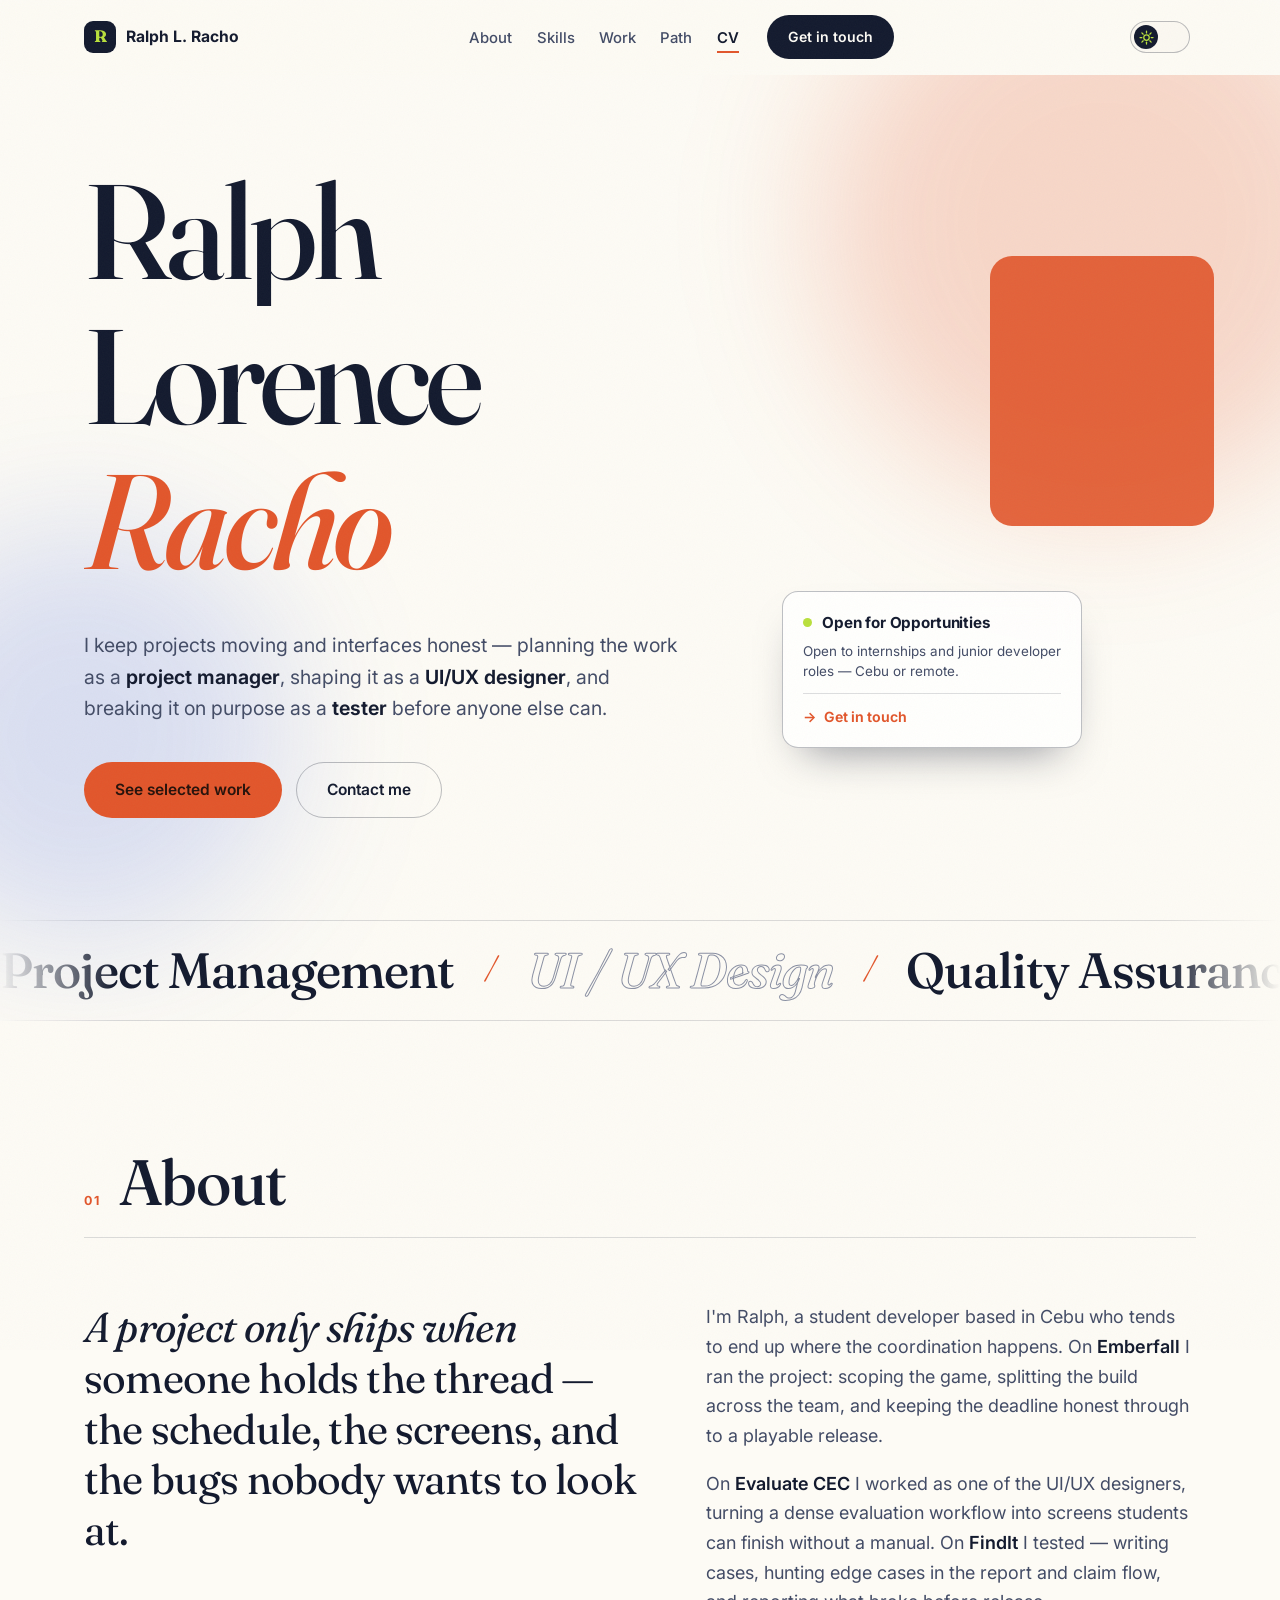
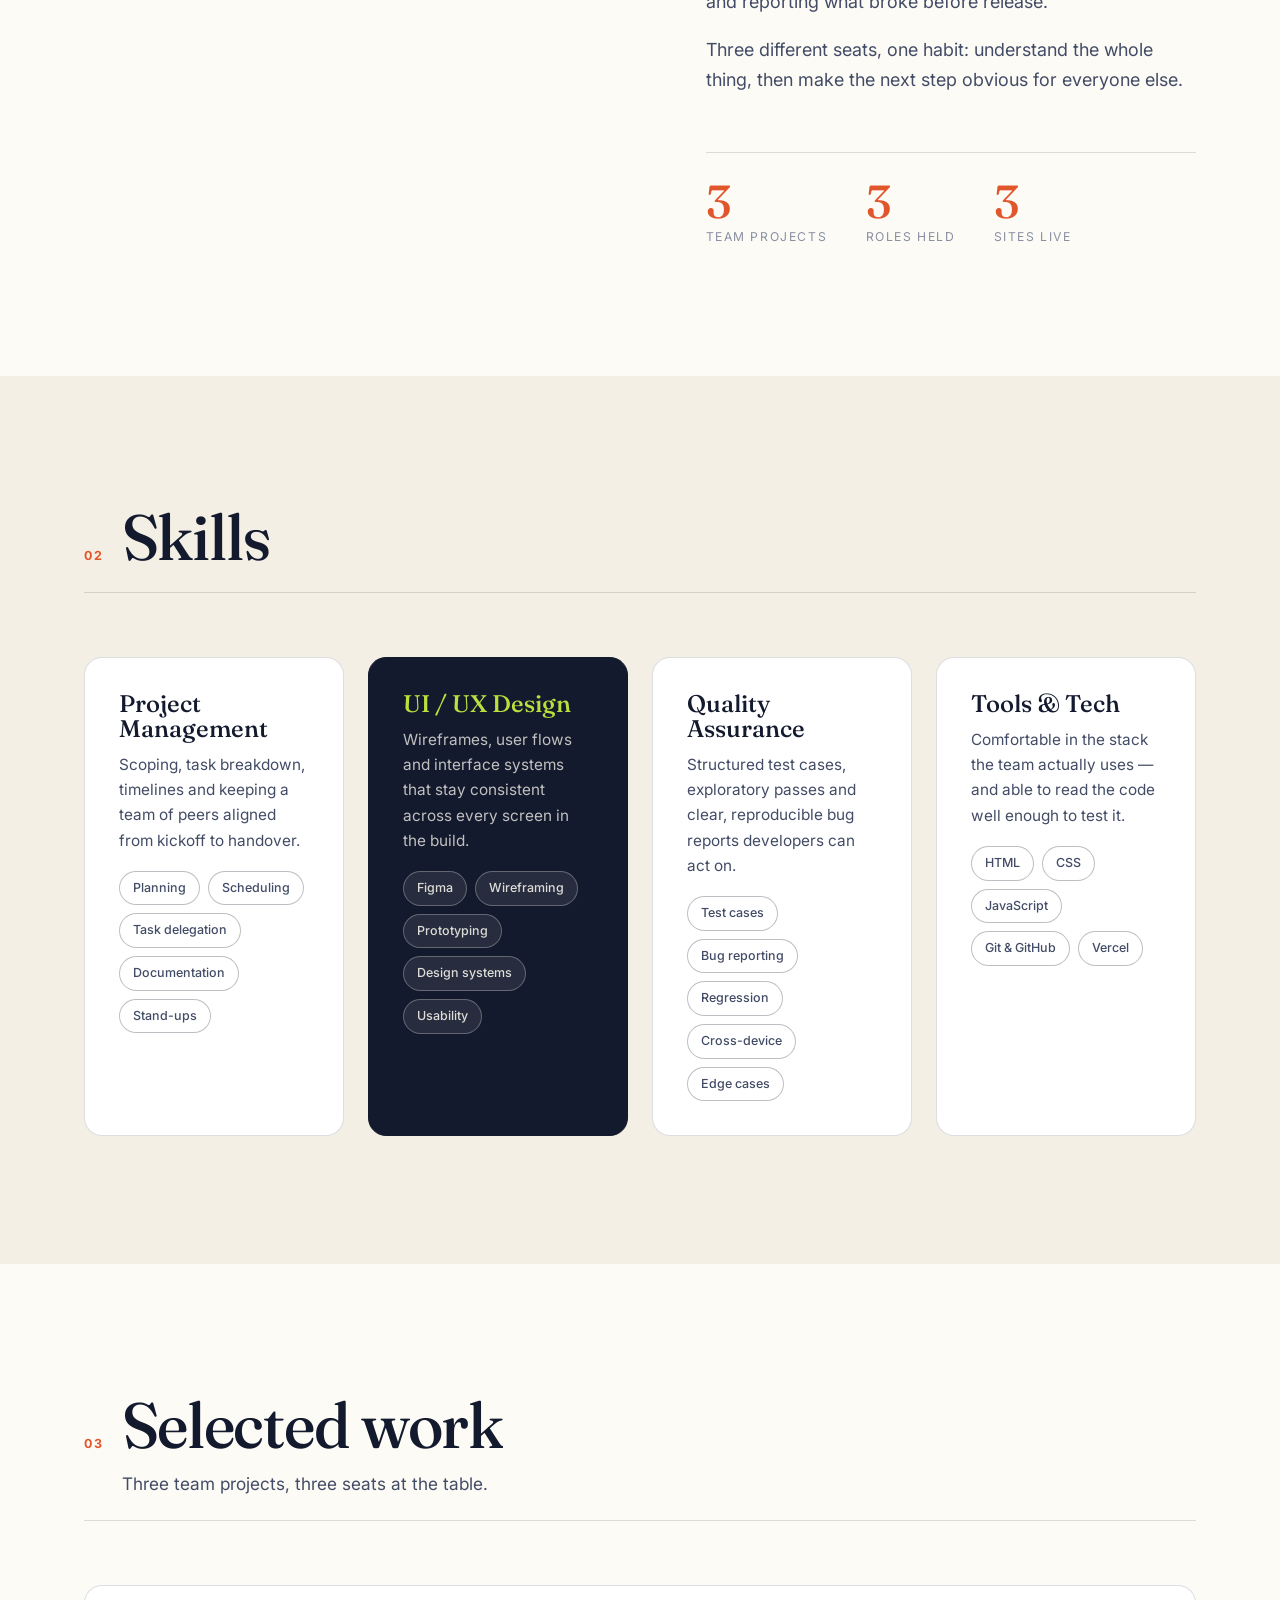
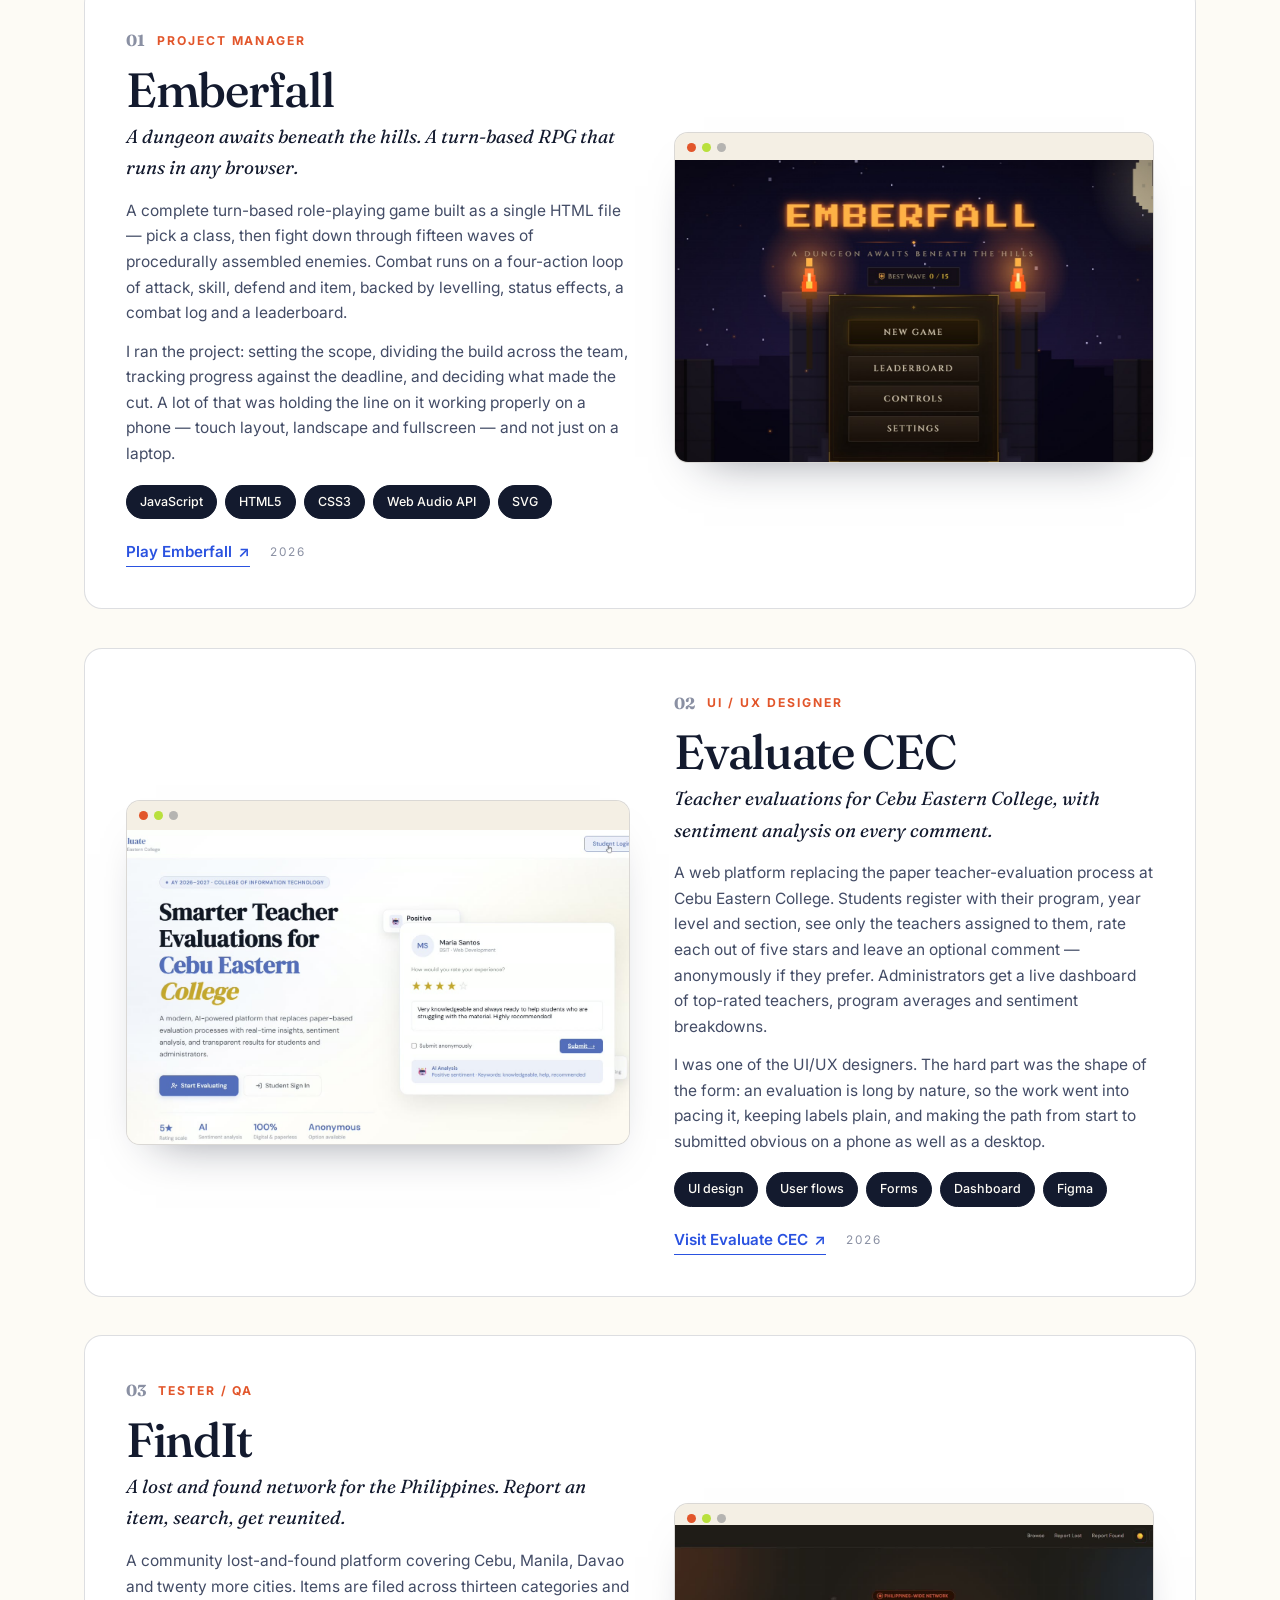
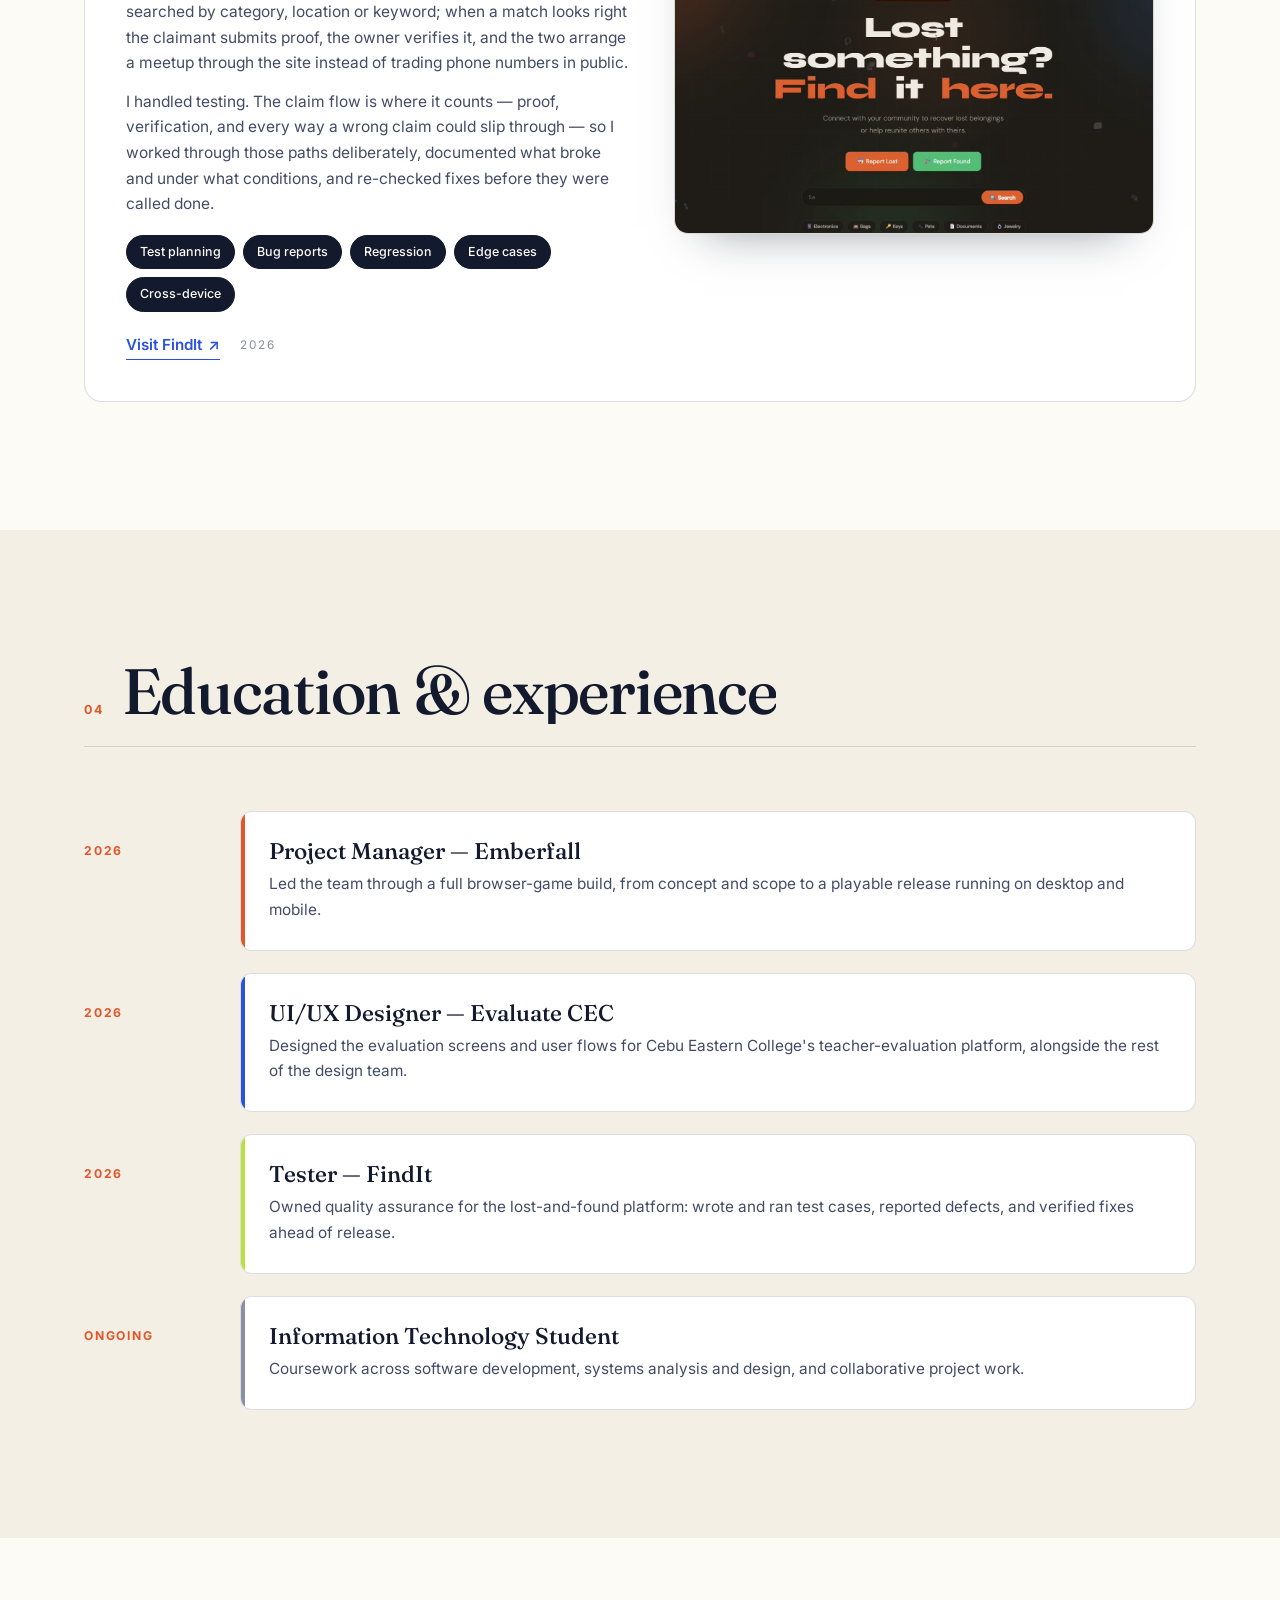
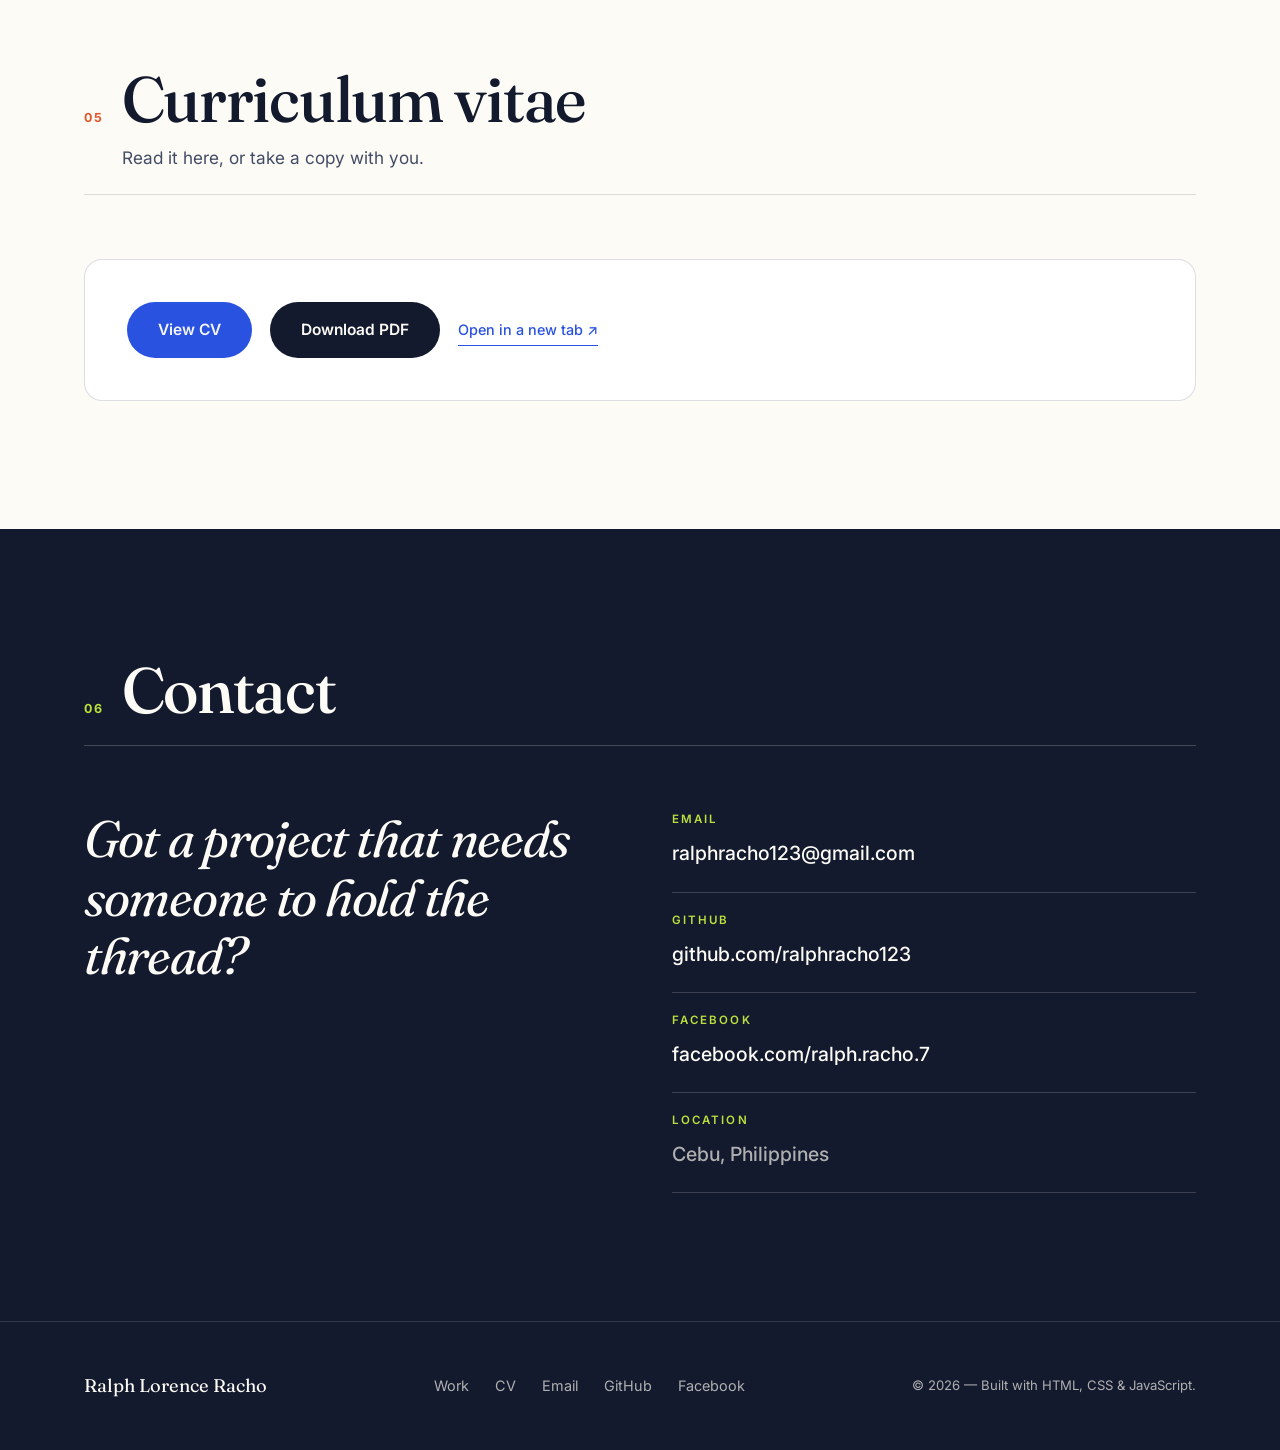
<file: index.html>
<!doctype html>
<html lang="en" data-theme="light">
<head>
<meta charset="utf-8" />
<meta name="viewport" content="width=device-width, initial-scale=1, viewport-fit=cover" />
<title>Ralph Lorence Racho — Project Manager &amp; UI/UX Designer</title>
<meta name="description" content="Portfolio of Ralph Lorence Racho — project manager, UI/UX designer and QA tester. Selected work: Emberfall, Evaluate CEC, FindIt." />
<meta name="color-scheme" content="light dark" />
<meta name="theme-color" content="#FDFBF5" id="themeColorMeta" />
<meta property="og:title" content="Ralph Lorence Racho — Portfolio" />
<meta property="og:description" content="Project manager, UI/UX designer and QA tester." />
<meta property="og:type" content="website" />
<link rel="preconnect" href="https://fonts.googleapis.com" />
<link rel="preconnect" href="https://fonts.gstatic.com" crossorigin />
<link href="https://fonts.googleapis.com/css2?family=Fraunces:ital,opsz,wght@0,9..144,300..900;1,9..144,300..900&family=Inter:wght@300..800&display=swap" rel="stylesheet" />
<link rel="stylesheet" href="styles.css" />
<script>
  /* Set the theme before first paint so there is no flash of the wrong one. */
  (function () {
    try {
      var saved = localStorage.getItem("theme");
      var prefers = window.matchMedia("(prefers-color-scheme: dark)").matches;
      document.documentElement.setAttribute(
        "data-theme", saved || (prefers ? "dark" : "light")
      );
    } catch (e) { /* storage blocked — keep the default */ }
  })();
</script>
</head>
<body>

<a class="skip-link" href="#main">Skip to content</a>
<div class="grain" aria-hidden="true"></div>
<div class="scroll-progress" id="scrollProgress" aria-hidden="true"></div>

<!-- ===================== NAV ===================== -->
<header class="site-header" id="siteHeader">
  <div class="shell nav-row">
    <a class="wordmark" href="#top">
      <span class="wordmark__mark" aria-hidden="true">R</span>
      <span class="wordmark__text">Ralph&nbsp;L.&nbsp;Racho</span>
    </a>

    <nav class="nav-desktop" aria-label="Primary">
      <ul>
        <li><a href="#about">About</a></li>
        <li><a href="#skills">Skills</a></li>
        <li><a href="#work">Work</a></li>
        <li><a href="#path">Path</a></li>
        <li><a href="#cv">CV</a></li>
      </ul>
      <a class="btn btn--ink btn--sm" href="#contact">Get in touch</a>
    </nav>

    <div class="nav-tools">
      <button class="theme-toggle" id="themeToggle" type="button"
              aria-label="Switch to dark theme" aria-pressed="false" title="Toggle theme">
        <span class="theme-toggle__track" aria-hidden="true">
          <span class="theme-toggle__thumb">
            <svg class="icon-sun" viewBox="0 0 24 24" aria-hidden="true">
              <circle cx="12" cy="12" r="4.4"/>
              <g class="rays">
                <path d="M12 1.6v3"/><path d="M12 19.4v3"/>
                <path d="M1.6 12h3"/><path d="M19.4 12h3"/>
                <path d="M4.6 4.6l2.1 2.1"/><path d="M17.3 17.3l2.1 2.1"/>
                <path d="M19.4 4.6l-2.1 2.1"/><path d="M6.7 17.3l-2.1 2.1"/>
              </g>
            </svg>
            <svg class="icon-moon" viewBox="0 0 24 24" aria-hidden="true">
              <path d="M20.5 14.4A8.6 8.6 0 0 1 9.6 3.5a8.7 8.7 0 1 0 10.9 10.9z"/>
            </svg>
          </span>
        </span>
      </button>

      <button class="burger" id="burger" type="button"
              aria-label="Open menu" aria-expanded="false" aria-controls="mobileNav">
        <span></span><span></span><span></span>
      </button>
    </div>
  </div>

  <div class="nav-mobile" id="mobileNav" hidden>
    <nav aria-label="Mobile">
      <ul>
        <li><a href="#about"><em>01</em> About</a></li>
        <li><a href="#skills"><em>02</em> Skills</a></li>
        <li><a href="#work"><em>03</em> Work</a></li>
        <li><a href="#path"><em>04</em> Path</a></li>
        <li><a href="#cv"><em>05</em> CV</a></li>
        <li><a href="#contact"><em>06</em> Contact</a></li>
      </ul>
    </nav>
    <p class="nav-mobile__foot">Project management · UI/UX · QA</p>
  </div>
</header>
<div class="nav-scrim" id="navScrim" hidden></div>

<main id="main">

<!-- ===================== HERO ===================== -->
<section class="hero" id="top">
  <div class="hero__aura" aria-hidden="true"><i></i><i></i></div>

  <div class="shell hero__grid">

    <div class="hero__text">
      <h1 class="hero__title">
        <span class="line"><span>Ralph</span></span>
        <span class="line"><span>Lorence</span></span>
        <span class="line"><span class="hero__title-accent">Racho</span></span>
      </h1>
      <p class="hero__lede reveal">
        I keep projects moving and interfaces honest — planning the work as a
        <strong>project manager</strong>, shaping it as a <strong>UI/UX designer</strong>,
        and breaking it on purpose as a <strong>tester</strong> before anyone else can.
      </p>
      <div class="hero__cta reveal">
        <a class="btn btn--coral" href="#work">See selected work</a>
        <a class="btn btn--ghost" href="#contact">Contact me</a>
      </div>
    </div>

    <figure class="hero__photo reveal">
      <div class="photo-frame" data-parallax="0.06">
        <img src="assets/ralph.png" width="760" height="1000" decoding="async"
             alt="Portrait of Ralph Lorence Racho in a dark suit and tie." />
      </div>

      <figcaption class="availability">
        <p class="availability__head">
          <span class="dot" aria-hidden="true"></span>
          Open for Opportunities
        </p>
        <p class="availability__body">
          Open to internships and junior developer roles — Cebu or remote.
        </p>
        <a class="availability__link" href="#contact">
          <span aria-hidden="true">&#8594;</span> Get in touch
        </a>
      </figcaption>
    </figure>

  </div>

  <div class="ticker" aria-hidden="true">
    <div class="ticker__track">
      <span>Project Management</span><span class="sep">/</span>
      <span class="outline">UI / UX Design</span><span class="sep">/</span>
      <span>Quality Assurance</span><span class="sep">/</span>
      <span class="outline">Team Coordination</span><span class="sep">/</span>
      <span>Prototyping</span><span class="sep">/</span>
      <span class="outline">Testing</span><span class="sep">/</span>
      <span>Project Management</span><span class="sep">/</span>
      <span class="outline">UI / UX Design</span><span class="sep">/</span>
      <span>Quality Assurance</span><span class="sep">/</span>
      <span class="outline">Team Coordination</span><span class="sep">/</span>
      <span>Prototyping</span><span class="sep">/</span>
      <span class="outline">Testing</span><span class="sep">/</span>
    </div>
  </div>
</section>

<!-- ===================== ABOUT ===================== -->
<section class="section section--about" id="about">
  <div class="shell">
    <div class="section-head reveal">
      <span class="section-num">01</span>
      <h2 class="section-title">About</h2>
    </div>

    <div class="about__grid">
      <p class="about__big reveal">
        A project only ships when someone holds the thread — the schedule, the
        screens, and the bugs nobody wants to look at.
      </p>

      <div class="about__body reveal">
        <p>
          I'm Ralph, a student developer based in Cebu who tends to end up where the
          coordination happens. On <strong>Emberfall</strong> I ran the project: scoping
          the game, splitting the build across the team, and keeping the deadline honest
          through to a playable release.
        </p>
        <p>
          On <strong>Evaluate CEC</strong> I worked as one of the UI/UX designers, turning
          a dense evaluation workflow into screens students can finish without a manual. On
          <strong>FindIt</strong> I tested — writing cases, hunting edge cases in the report
          and claim flow, and reporting what broke before release.
        </p>
        <p>
          Three different seats, one habit: understand the whole thing, then make the
          next step obvious for everyone else.
        </p>
      </div>

      <ul class="about__stats reveal">
        <li><b data-count="3">0</b><span>Team projects</span></li>
        <li><b data-count="3">0</b><span>Roles held</span></li>
        <li><b data-count="3">0</b><span>Sites live</span></li>
      </ul>
    </div>
  </div>
</section>

<!-- ===================== SKILLS ===================== -->
<section class="section section--alt" id="skills">
  <div class="shell">
    <div class="section-head reveal">
      <span class="section-num">02</span>
      <h2 class="section-title">Skills</h2>
    </div>

    <div class="skills__grid">
      <article class="skill-card reveal">
        <h3>Project Management</h3>
        <p>Scoping, task breakdown, timelines and keeping a team of peers aligned from kickoff to handover.</p>
        <ul class="tags">
          <li>Planning</li><li>Scheduling</li><li>Task delegation</li>
          <li>Documentation</li><li>Stand-ups</li>
        </ul>
      </article>

      <article class="skill-card skill-card--accent reveal">
        <h3>UI / UX Design</h3>
        <p>Wireframes, user flows and interface systems that stay consistent across every screen in the build.</p>
        <ul class="tags">
          <li>Figma</li><li>Wireframing</li><li>Prototyping</li>
          <li>Design systems</li><li>Usability</li>
        </ul>
      </article>

      <article class="skill-card reveal">
        <h3>Quality Assurance</h3>
        <p>Structured test cases, exploratory passes and clear, reproducible bug reports developers can act on.</p>
        <ul class="tags">
          <li>Test cases</li><li>Bug reporting</li><li>Regression</li>
          <li>Cross-device</li><li>Edge cases</li>
        </ul>
      </article>

      <article class="skill-card reveal">
        <h3>Tools &amp; Tech</h3>
        <p>Comfortable in the stack the team actually uses — and able to read the code well enough to test it.</p>
        <ul class="tags">
          <li>HTML</li><li>CSS</li><li>JavaScript</li>
          <li>Git &amp; GitHub</li><li>Vercel</li>
        </ul>
      </article>
    </div>
  </div>
</section>

<!-- ===================== WORK ===================== -->
<section class="section" id="work">
  <div class="shell">
    <div class="section-head reveal">
      <span class="section-num">03</span>
      <h2 class="section-title">Selected work</h2>
      <p class="section-sub">Three team projects, three seats at the table.</p>
    </div>

    <div class="work__list">

      <!-- EMBERFALL -->
      <article class="project reveal">
        <div class="project__body">
          <p class="project__role"><span class="project__index">01</span> Project Manager</p>
          <h3 class="project__title">Emberfall</h3>
          <p class="project__tagline">
            A dungeon awaits beneath the hills. A turn-based RPG that runs in any browser.
          </p>
          <p class="project__desc">
            A complete turn-based role-playing game built as a single HTML file — pick a
            class, then fight down through fifteen waves of procedurally assembled enemies.
            Combat runs on a four-action loop of attack, skill, defend and item, backed by
            levelling, status effects, a combat log and a leaderboard.
          </p>
          <p class="project__desc">
            I ran the project: setting the scope, dividing the build across the team,
            tracking progress against the deadline, and deciding what made the cut. A lot of
            that was holding the line on it working properly on a phone — touch layout,
            landscape and fullscreen — and not just on a laptop.
          </p>
          <ul class="tags tags--solid">
            <li>JavaScript</li><li>HTML5</li><li>CSS3</li><li>Web Audio API</li><li>SVG</li>
          </ul>
          <p class="project__links">
            <a class="link-arrow" href="https://emberfall-rho.vercel.app/" target="_blank" rel="noopener">
              Play Emberfall <span aria-hidden="true">&#8599;</span>
            </a>
            <span class="project__year">2026</span>
          </p>
        </div>

        <div class="project__visual">
          <div class="mockup">
            <div class="mockup__bar" aria-hidden="true"><i></i><i></i><i></i></div>
            <div class="mockup__screen">
              <img src="assets/projects/emberfall.jpg" loading="lazy" decoding="async"
                   alt="Emberfall title screen: a pixel-art castle at night beneath a crescent moon, with the game menu." />
              <video class="mockup__video" data-src="assets/projects/emberfall.mp4"
                     muted loop playsinline preload="none" aria-hidden="true"></video>
            </div>
          </div>
        </div>
      </article>

      <!-- EVALUATE CEC -->
      <article class="project project--flip reveal">
        <div class="project__body">
          <p class="project__role"><span class="project__index">02</span> UI / UX Designer</p>
          <h3 class="project__title">Evaluate CEC</h3>
          <p class="project__tagline">
            Teacher evaluations for Cebu Eastern College, with sentiment analysis on every comment.
          </p>
          <p class="project__desc">
            A web platform replacing the paper teacher-evaluation process at Cebu Eastern
            College. Students register with their program, year level and section, see only
            the teachers assigned to them, rate each out of five stars and leave an optional
            comment — anonymously if they prefer. Administrators get a live dashboard of
            top-rated teachers, program averages and sentiment breakdowns.
          </p>
          <p class="project__desc">
            I was one of the UI/UX designers. The hard part was the shape of the form: an
            evaluation is long by nature, so the work went into pacing it, keeping labels
            plain, and making the path from start to submitted obvious on a phone as well
            as a desktop.
          </p>
          <ul class="tags tags--solid">
            <li>UI design</li><li>User flows</li><li>Forms</li><li>Dashboard</li><li>Figma</li>
          </ul>
          <p class="project__links">
            <a class="link-arrow" href="https://evaluate-cec.vercel.app/" target="_blank" rel="noopener">
              Visit Evaluate CEC <span aria-hidden="true">&#8599;</span>
            </a>
            <span class="project__year">2026</span>
          </p>
        </div>

        <div class="project__visual">
          <div class="mockup">
            <div class="mockup__bar" aria-hidden="true"><i></i><i></i><i></i></div>
            <div class="mockup__screen">
              <img src="assets/projects/evaluate-cec.jpg" loading="lazy" decoding="async"
                   alt="Evaluate CEC home page: smarter teacher evaluations, beside a sample star rating and sentiment card." />
              <video class="mockup__video" data-src="assets/projects/evaluate-cec.mp4"
                     muted loop playsinline preload="none" aria-hidden="true"></video>
            </div>
          </div>
        </div>
      </article>

      <!-- FINDIT -->
      <article class="project reveal">
        <div class="project__body">
          <p class="project__role"><span class="project__index">03</span> Tester / QA</p>
          <h3 class="project__title">FindIt</h3>
          <p class="project__tagline">
            A lost and found network for the Philippines. Report an item, search, get reunited.
          </p>
          <p class="project__desc">
            A community lost-and-found platform covering Cebu, Manila, Davao and twenty more
            cities. Items are filed across thirteen categories and searched by category,
            location or keyword; when a match looks right the claimant submits proof, the
            owner verifies it, and the two arrange a meetup through the site instead of
            trading phone numbers in public.
          </p>
          <p class="project__desc">
            I handled testing. The claim flow is where it counts — proof, verification,
            and every way a wrong claim could slip through — so I worked through those paths
            deliberately, documented what broke and under what conditions, and re-checked
            fixes before they were called done.
          </p>
          <ul class="tags tags--solid">
            <li>Test planning</li><li>Bug reports</li><li>Regression</li><li>Edge cases</li><li>Cross-device</li>
          </ul>
          <p class="project__links">
            <a class="link-arrow" href="https://findit-ph.vercel.app/" target="_blank" rel="noopener">
              Visit FindIt <span aria-hidden="true">&#8599;</span>
            </a>
            <span class="project__year">2026</span>
          </p>
        </div>

        <div class="project__visual">
          <div class="mockup">
            <div class="mockup__bar" aria-hidden="true"><i></i><i></i><i></i></div>
            <div class="mockup__screen">
              <img src="assets/projects/findit.jpg" loading="lazy" decoding="async"
                   alt="FindIt home page: lost something, find it here, over report and search controls." />
              <video class="mockup__video" data-src="assets/projects/findit.mp4"
                     muted loop playsinline preload="none" aria-hidden="true"></video>
            </div>
          </div>
        </div>
      </article>

    </div>
  </div>
</section>

<!-- ===================== PATH ===================== -->
<section class="section section--alt" id="path">
  <div class="shell">
    <div class="section-head reveal">
      <span class="section-num">04</span>
      <h2 class="section-title">Education &amp; experience</h2>
    </div>

    <ol class="timeline">
      <li class="reveal">
        <span class="timeline__when">2026</span>
        <div class="timeline__card">
          <h3>Project Manager — Emberfall</h3>
          <p>Led the team through a full browser-game build, from concept and scope to a playable release running on desktop and mobile.</p>
        </div>
      </li>
      <li class="reveal">
        <span class="timeline__when">2026</span>
        <div class="timeline__card">
          <h3>UI/UX Designer — Evaluate CEC</h3>
          <p>Designed the evaluation screens and user flows for Cebu Eastern College's teacher-evaluation platform, alongside the rest of the design team.</p>
        </div>
      </li>
      <li class="reveal">
        <span class="timeline__when">2026</span>
        <div class="timeline__card">
          <h3>Tester — FindIt</h3>
          <p>Owned quality assurance for the lost-and-found platform: wrote and ran test cases, reported defects, and verified fixes ahead of release.</p>
        </div>
      </li>
      <li class="reveal">
        <span class="timeline__when">Ongoing</span>
        <div class="timeline__card">
          <h3>Information Technology Student</h3>
          <p>Coursework across software development, systems analysis and design, and collaborative project work.</p>
        </div>
      </li>
    </ol>
  </div>
</section>

<!-- ===================== CV ===================== -->
<section class="section section--cv" id="cv">
  <div class="shell">
    <div class="section-head reveal">
      <span class="section-num">05</span>
      <h2 class="section-title">Curriculum vitae</h2>
      <p class="section-sub">Read it here, or take a copy with you.</p>
    </div>

    <div class="cv__panel reveal">
      <div class="cv__actions">
        <button class="btn btn--cobalt" id="cvToggle" type="button"
                aria-expanded="false" aria-controls="cvViewer">View CV</button>
        <a class="btn btn--ink" href="assets/ralph-racho-cv.pdf" download>Download PDF</a>
        <a class="cv__newtab" href="assets/ralph-racho-cv.pdf" target="_blank" rel="noopener">
          Open in a new tab &#8599;
        </a>
      </div>

      <div class="cv__viewer" id="cvViewer" hidden>
        <div class="cv__embed" id="cvEmbed"></div>
        <p class="cv__fallback">
          Can't see the document? <a href="assets/ralph-racho-cv.pdf" target="_blank" rel="noopener">Open the PDF directly</a>.
        </p>
      </div>
    </div>
  </div>
</section>

<!-- ===================== CONTACT ===================== -->
<section class="section section--contact" id="contact">
  <div class="shell">
    <div class="section-head section-head--light reveal">
      <span class="section-num">06</span>
      <h2 class="section-title">Contact</h2>
    </div>

    <div class="contact__grid">
      <p class="contact__big reveal">
        Got a project that needs someone to hold the thread?
      </p>

      <ul class="contact__list reveal">
        <li>
          <span class="contact__label">Email</span>
          <a class="contact__value" href="mailto:ralphracho123@gmail.com">ralphracho123@gmail.com</a>
        </li>
        <li>
          <span class="contact__label">GitHub</span>
          <a class="contact__value" href="https://github.com/ralphracho123" target="_blank" rel="noopener">github.com/ralphracho123</a>
        </li>
        <li>
          <span class="contact__label">Facebook</span>
          <a class="contact__value" href="https://www.facebook.com/ralph.racho.7" target="_blank" rel="noopener">facebook.com/ralph.racho.7</a>
        </li>
        <li>
          <span class="contact__label">Location</span>
          <span class="contact__value contact__value--plain">Cebu, Philippines</span>
        </li>
      </ul>
    </div>
  </div>
</section>

</main>

<!-- ===================== FOOTER ===================== -->
<footer class="site-footer">
  <div class="shell footer__grid">
    <p class="footer__name">Ralph Lorence Racho</p>
    <ul class="footer__links">
      <li><a href="#work">Work</a></li>
      <li><a href="#cv">CV</a></li>
      <li><a href="mailto:ralphracho123@gmail.com">Email</a></li>
      <li><a href="https://github.com/ralphracho123" target="_blank" rel="noopener">GitHub</a></li>
      <li><a href="https://www.facebook.com/ralph.racho.7" target="_blank" rel="noopener">Facebook</a></li>
    </ul>
    <p class="footer__meta">&copy; <span id="year">2026</span> — Built with HTML, CSS &amp; JavaScript.</p>
  </div>
</footer>

<a class="to-top" id="toTop" href="#top" aria-label="Back to top" hidden>&#8593;</a>

<script src="script.js"></script>
</body>
</html>
</file>
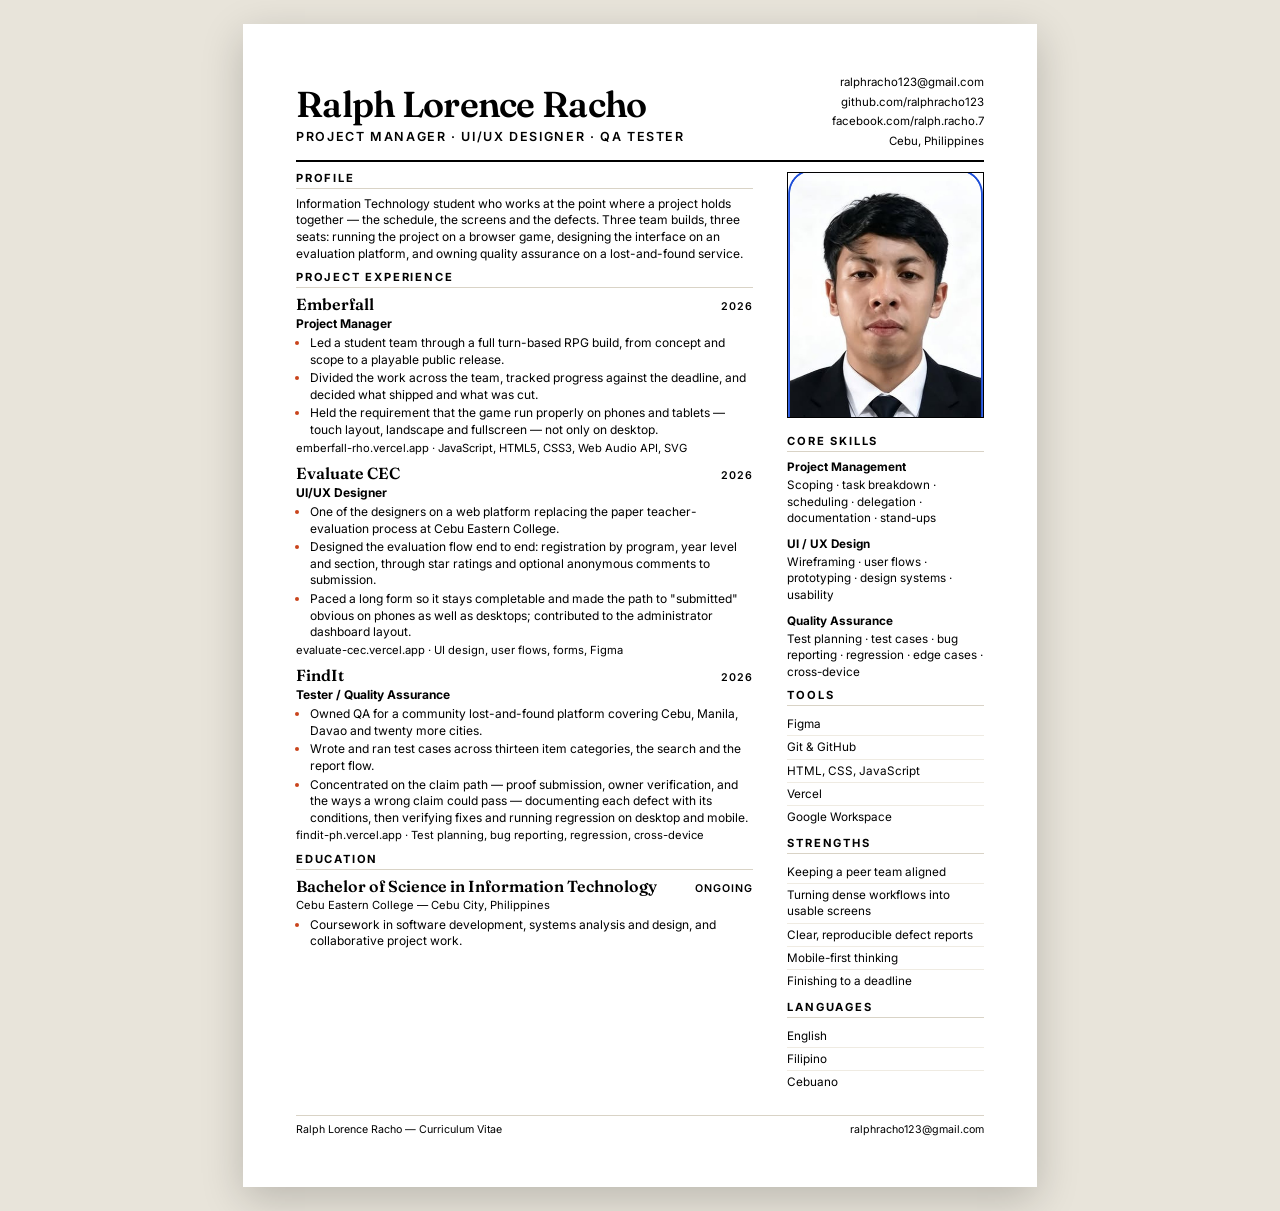
<file: cv/cv.html>
<!doctype html>
<html lang="en">
<head>
<meta charset="utf-8" />
<title>Ralph Lorence Racho — Curriculum Vitae</title>
<link rel="preconnect" href="https://fonts.googleapis.com" />
<link rel="preconnect" href="https://fonts.gstatic.com" crossorigin />
<link href="https://fonts.googleapis.com/css2?family=Fraunces:opsz,wght@9..144,400..700&family=Inter:wght@300..700&display=swap" rel="stylesheet" />
<style>
/* ---------------------------------------------------------
   Print-first CV. Edit the text below, then re-run the
   build command in README.md to regenerate the PDF.
   --------------------------------------------------------- */
:root {
  --ink:   #000000;
  --soft:  #000000;
  --faint: #000000;
  --coral: #C9441C;
  --rule:  #D9D3C6;
}

@page { size: A4; margin: 11mm 13mm; }

* { box-sizing: border-box; }

body {
  margin: 0;
  font-family: "Inter", -apple-system, "Segoe UI", Roboto, Arial, sans-serif;
  font-size: 9pt;
  line-height: 1.38;
  color: var(--ink);
  background: #fff;
  -webkit-print-color-adjust: exact;
  print-color-adjust: exact;
}

/* On screen only: show the sheet on a grey desk. */
@media screen {
  body { background: #E8E4DA; padding: 24px 0; }
  .sheet {
    width: 210mm;
    min-height: 297mm;
    margin: 0 auto;
    padding: 13mm 14mm;
    background: #fff;
    box-shadow: 0 12px 40px rgba(0,0,0,.2);
  }
}

h1, h2, h3 { margin: 0; line-height: 1.15; }

/* ---------- header ---------- */
.head {
  display: flex;
  justify-content: space-between;
  align-items: flex-end;
  gap: 16px;
  padding-bottom: 9px;
  border-bottom: 2.5px solid var(--ink);
}
.name {
  font-family: "Fraunces", Georgia, serif;
  font-size: 27pt;
  font-weight: 600;
  letter-spacing: -.02em;
}
.title {
  margin-top: 2px;
  font-size: 9.4pt;
  font-weight: 600;
  letter-spacing: .13em;
  text-transform: uppercase;
  color: var(--ink);
}
.head-contact {
  text-align: right;
  font-size: 8.6pt;
  color: var(--soft);
  line-height: 1.7;
  white-space: nowrap;
}
.head-contact a { color: var(--soft); text-decoration: none; }

/* ---------- layout ---------- */
.cols {
  display: flex;
  gap: 9mm;
  margin-top: 10px;
}
.main { flex: 1 1 auto; min-width: 0; }
.side { flex: 0 0 52mm; }

section { margin-bottom: 9px; break-inside: avoid; }

h2 {
  font-size: 8.4pt;
  font-weight: 700;
  letter-spacing: .16em;
  text-transform: uppercase;
  color: var(--ink);
  padding-bottom: 3px;
  margin-bottom: 7px;
  border-bottom: 1px solid var(--rule);
}

p { margin: 0 0 6px; }
.lede { color: var(--soft); }

/* ---------- entries ---------- */
.entry { margin-bottom: 8px; break-inside: avoid; }
.entry:last-child { margin-bottom: 0; }

.entry-top {
  display: flex;
  justify-content: space-between;
  align-items: baseline;
  gap: 10px;
}
.entry h3 {
  font-family: "Fraunces", Georgia, serif;
  font-size: 12pt;
  font-weight: 600;
}
.when {
  font-size: 8pt;
  font-weight: 600;
  letter-spacing: .1em;
  text-transform: uppercase;
  color: var(--faint);
  white-space: nowrap;
}
.role {
  font-size: 9pt;
  font-weight: 700;
  color: var(--ink);
  margin: 1px 0 3px;
}
.meta {
  font-size: 8.4pt;
  color: var(--faint);
  margin: 2px 0 0;
}
.meta a { color: var(--faint); }

ul.bullets { margin: 3px 0 0; padding-left: 14px; }
ul.bullets li { margin-bottom: 2px; color: var(--soft); }
ul.bullets li::marker { color: var(--coral); }   /* the one surviving accent */

/* ---------- side column ---------- */
.side h2 { margin-top: 0; }
.skill-group { margin-bottom: 9px; }
.skill-group strong {
  display: block;
  font-size: 8.8pt;
  margin-bottom: 2px;
}
.side-photo {
  display: block;
  width: 100%;
  aspect-ratio: 4 / 5;
  object-fit: cover;
  object-position: 50% 10%;
  border: 0.8pt solid var(--ink);
  margin-bottom: 13pt;
}
.skill-group span { color: var(--soft); font-size: 8.8pt; }

.side ul.plain li {
  padding: 3px 0;
  border-bottom: 1px solid #EFEBE2;
  color: var(--soft);
  font-size: 8.8pt;
}
.side ul.plain { padding: 0; list-style: none; margin: 0; }
.side ul.plain li:last-child { border-bottom: 0; }

.foot {
  margin-top: 12px;
  padding-top: 7px;
  border-top: 1px solid var(--rule);
  font-size: 8pt;
  color: var(--faint);
  display: flex;
  justify-content: space-between;
  gap: 10px;
}
</style>
</head>
<body>
<div class="sheet">

  <header class="head">
    <div>
      <h1 class="name">Ralph Lorence Racho</h1>
      <p class="title">Project Manager · UI/UX Designer · QA Tester</p>
    </div>
    <div class="head-contact">
      <a href="mailto:ralphracho123@gmail.com">ralphracho123@gmail.com</a><br />
      <a href="https://github.com/ralphracho123">github.com/ralphracho123</a><br />
      <a href="https://www.facebook.com/ralph.racho.7">facebook.com/ralph.racho.7</a><br />
      Cebu, Philippines
    </div>
  </header>

  <div class="cols">

    <!-- ============ MAIN COLUMN ============ -->
    <div class="main">

      <section>
        <h2>Profile</h2>
        <p class="lede">
          Information Technology student who works at the point where a project holds
          together — the schedule, the screens and the defects. Three team builds, three
          seats: running the project on a browser game, designing the interface on an
          evaluation platform, and owning quality assurance on a lost-and-found service.
        </p>
      </section>

      <section>
        <h2>Project Experience</h2>

        <div class="entry">
          <div class="entry-top">
            <h3>Emberfall</h3>
            <span class="when">2026</span>
          </div>
          <p class="role">Project Manager</p>
          <ul class="bullets">
            <li>Led a student team through a full turn-based RPG build, from concept and scope to a playable public release.</li>
            <li>Divided the work across the team, tracked progress against the deadline, and decided what shipped and what was cut.</li>
            <li>Held the requirement that the game run properly on phones and tablets — touch layout, landscape and fullscreen — not only on desktop.</li>
          </ul>
          <p class="meta">emberfall-rho.vercel.app · JavaScript, HTML5, CSS3, Web Audio API, SVG</p>
        </div>

        <div class="entry">
          <div class="entry-top">
            <h3>Evaluate CEC</h3>
            <span class="when">2026</span>
          </div>
          <p class="role">UI/UX Designer</p>
          <ul class="bullets">
            <li>One of the designers on a web platform replacing the paper teacher-evaluation process at Cebu Eastern College.</li>
            <li>Designed the evaluation flow end to end: registration by program, year level and section, through star ratings and optional anonymous comments to submission.</li>
            <li>Paced a long form so it stays completable and made the path to "submitted" obvious on phones as well as desktops; contributed to the administrator dashboard layout.</li>
          </ul>
          <p class="meta">evaluate-cec.vercel.app · UI design, user flows, forms, Figma</p>
        </div>

        <div class="entry">
          <div class="entry-top">
            <h3>FindIt</h3>
            <span class="when">2026</span>
          </div>
          <p class="role">Tester / Quality Assurance</p>
          <ul class="bullets">
            <li>Owned QA for a community lost-and-found platform covering Cebu, Manila, Davao and twenty more cities.</li>
            <li>Wrote and ran test cases across thirteen item categories, the search and the report flow.</li>
            <li>Concentrated on the claim path — proof submission, owner verification, and the ways a wrong claim could pass — documenting each defect with its conditions, then verifying fixes and running regression on desktop and mobile.</li>
          </ul>
          <p class="meta">findit-ph.vercel.app · Test planning, bug reporting, regression, cross-device</p>
        </div>

      </section>

      <section>
        <h2>Education</h2>
        <div class="entry">
          <div class="entry-top">
            <h3>Bachelor of Science in Information Technology</h3>
            <span class="when">Ongoing</span>
          </div>
          <p class="meta">Cebu Eastern College — Cebu City, Philippines</p>
          <ul class="bullets">
            <li>Coursework in software development, systems analysis and design, and collaborative project work.</li>
          </ul>
        </div>
      </section>

    </div>

    <!-- ============ SIDE COLUMN ============ -->
    <aside class="side">
      <img class="side-photo" src="../assets/ralph.png" alt="Ralph Lorence Racho" />

      <section>
        <h2>Core Skills</h2>
        <div class="skill-group">
          <strong>Project Management</strong>
          <span>Scoping · task breakdown · scheduling · delegation · documentation · stand-ups</span>
        </div>
        <div class="skill-group">
          <strong>UI / UX Design</strong>
          <span>Wireframing · user flows · prototyping · design systems · usability</span>
        </div>
        <div class="skill-group">
          <strong>Quality Assurance</strong>
          <span>Test planning · test cases · bug reporting · regression · edge cases · cross-device</span>
        </div>
      </section>

      <section>
        <h2>Tools</h2>
        <ul class="plain">
          <li>Figma</li>
          <li>Git &amp; GitHub</li>
          <li>HTML, CSS, JavaScript</li>
          <li>Vercel</li>
          <li>Google Workspace</li>
        </ul>
      </section>

      <section>
        <h2>Strengths</h2>
        <ul class="plain">
          <li>Keeping a peer team aligned</li>
          <li>Turning dense workflows into usable screens</li>
          <li>Clear, reproducible defect reports</li>
          <li>Mobile-first thinking</li>
          <li>Finishing to a deadline</li>
        </ul>
      </section>

      <section>
        <h2>Languages</h2>
        <ul class="plain">
          <li>English</li>
          <li>Filipino</li>
          <li>Cebuano</li>
        </ul>
      </section>

    </aside>
  </div>

  <div class="foot">
    <span>Ralph Lorence Racho — Curriculum Vitae</span>
    <span>ralphracho123@gmail.com</span>
  </div>

</div>
</body>
</html>
</file>
<file: styles.css>
/* =========================================================
   Ralph Lorence Racho — Portfolio
   Editorial theme with light + dark modes. Vanilla CSS.
   ---------------------------------------------------------
   1. Tokens (light + dark)
   2. Reset & base
   3. Typography helpers
   4. Buttons & tags
   5. Header, nav, theme toggle
   6. Hero
   7. Sections: about, skills, work, path, cv, contact
   8. Footer & utilities
   9. Motion
   10. Responsive
   ========================================================= */

/* ---------- 1. Tokens ---------- */
:root {
  /* brand hues — constant across themes */
  --coral:   #E2562B;
  --cobalt:  #2A52E0;
  --lime:    #B9E03C;

  /* light theme surfaces */
  --bg:          #FDFBF5;
  --bg-alt:      #F4EFE4;
  --surface:     #FFFFFF;
  --surface-2:   #FBF8F1;
  --text:        #131A2E;
  --text-soft:   #434C66;
  --text-faint:  #8A90A3;
  --rule:        rgba(19, 26, 46, .14);
  --rule-strong: rgba(19, 26, 46, .28);
  --invert-bg:   #131A2E;
  --invert-text: #FDFBF5;
  --tag-bg:      rgba(255, 255, 255, .55);
  --shadow:      rgba(19, 26, 46, .5);
  --shadow-soft: rgba(19, 26, 46, .16);
  --header-bg:   rgba(253, 251, 245, .86);
  --aura-1:      rgba(226, 86, 43, .22);
  --aura-2:      rgba(42, 82, 224, .16);
  --photo-wash:  linear-gradient(170deg, #F7E3DA, #F4EFE4);
  --mark-fg:     var(--lime);
  /* the underline-highlight behind the hero's role words */
  --mark:        var(--lime);

  --font-display: "Fraunces", "Iowan Old Style", Georgia, "Times New Roman", serif;
  --font-body:    "Inter", -apple-system, BlinkMacSystemFont, "Segoe UI", Roboto,
                  "Helvetica Neue", Arial, sans-serif;

  --shell:   1240px;
  --gutter:  clamp(20px, 5vw, 72px);
  --sec-pad: clamp(72px, 10vw, 150px);
  --radius:  18px;

  --ease:  cubic-bezier(.22, .61, .36, 1);
  --ease-back: cubic-bezier(.34, 1.56, .64, 1);
}

[data-theme="dark"] {
  --coral:   #FF7A4F;
  --cobalt:  #7D9BFF;
  --lime:    #CBEE55;

  --bg:          #0D1120;
  --bg-alt:      #121728;
  --surface:     #161C30;
  --surface-2:   #1B2238;
  --text:        #F2EFE8;
  --text-soft:   #A9B0C6;
  --text-faint:  #7A829B;
  --rule:        rgba(242, 239, 232, .14);
  --rule-strong: rgba(242, 239, 232, .3);
  --invert-bg:   #060912;
  --invert-text: #F2EFE8;
  --tag-bg:      rgba(242, 239, 232, .05);
  --shadow:      rgba(0, 0, 0, .7);
  --shadow-soft: rgba(0, 0, 0, .45);
  --header-bg:   rgba(13, 17, 32, .86);
  --aura-1:      rgba(255, 122, 79, .2);
  --aura-2:      rgba(125, 155, 255, .16);
  --photo-wash:  linear-gradient(170deg, #2A2033, #161C30);
  --mark-fg:     var(--lime);
  /* translucent on dark, so the light text stays legible over it */
  --mark:        rgba(203, 238, 85, .32);
  color-scheme: dark;
}

/* ---------- 2. Reset & base ---------- */
*, *::before, *::after { box-sizing: border-box; }

html {
  -webkit-text-size-adjust: 100%;
  scroll-behavior: smooth;
  scroll-padding-top: 90px;
}

body {
  margin: 0;
  background: var(--bg);
  color: var(--text);
  font-family: var(--font-body);
  font-size: clamp(16px, .55vw + 14.5px, 18px);
  line-height: 1.65;
  overflow-x: hidden;
  -webkit-font-smoothing: antialiased;
  transition: background-color .4s var(--ease), color .4s var(--ease);
}
body.is-locked { overflow: hidden; }

img { max-width: 100%; display: block; }

h1, h2, h3 { margin: 0; line-height: 1.04; font-weight: 600; }
p { margin: 0 0 1em; }
ul, ol { margin: 0; padding: 0; list-style: none; }
a { color: inherit; }

:focus-visible {
  outline: 3px solid var(--cobalt);
  outline-offset: 3px;
  border-radius: 4px;
}

.shell {
  width: 100%;
  max-width: var(--shell);
  margin-inline: auto;
  padding-inline: var(--gutter);
}

.skip-link {
  position: absolute;
  left: 12px; top: -70px;
  z-index: 200;
  background: var(--invert-bg);
  color: var(--invert-text);
  padding: 12px 20px;
  border-radius: 999px;
  text-decoration: none;
  font-size: .9rem;
  transition: top .2s var(--ease);
}
.skip-link:focus { top: 12px; }

/* a fine grain over everything, so flat colour reads as paper rather than
   as a screen. Pure CSS — no image request. */
.grain {
  position: fixed;
  inset: -50%;
  z-index: 150;
  pointer-events: none;
  opacity: .035;
  background-image: url("data:image/svg+xml,%3Csvg xmlns='http://www.w3.org/2000/svg' width='180' height='180'%3E%3Cfilter id='n'%3E%3CfeTurbulence type='fractalNoise' baseFrequency='.85' numOctaves='3'/%3E%3C/filter%3E%3Crect width='180' height='180' filter='url(%23n)'/%3E%3C/svg%3E");
  animation: grainShift 7s steps(6) infinite;
}
[data-theme="dark"] .grain { opacity: .06; }
@keyframes grainShift {
  0%   { transform: translate(0, 0); }
  20%  { transform: translate(-3%, 2%); }
  40%  { transform: translate(2%, -3%); }
  60%  { transform: translate(-2%, -2%); }
  80%  { transform: translate(3%, 1%); }
  100% { transform: translate(0, 0); }
}

/* selection + scrollbar, so even the browser chrome feels considered */
::selection { background: var(--coral); color: #FFF6F2; }
* { scrollbar-width: thin; scrollbar-color: var(--rule-strong) transparent; }
*::-webkit-scrollbar { width: 11px; height: 11px; }
*::-webkit-scrollbar-track { background: transparent; }
*::-webkit-scrollbar-thumb {
  background: var(--rule-strong);
  border: 3px solid var(--bg);
  border-radius: 99px;
}
*::-webkit-scrollbar-thumb:hover { background: var(--coral); }

/* scroll progress bar */
.scroll-progress {
  position: fixed;
  top: 0; left: 0;
  z-index: 120;
  height: 3px;
  width: 100%;
  transform: scaleX(0);
  transform-origin: 0 50%;
  background: linear-gradient(90deg, var(--coral), var(--lime));
  pointer-events: none;
}

/* ---------- 3. Typography helpers ---------- */
.section-head {
  display: grid;
  grid-template-columns: auto 1fr;
  align-items: baseline;
  gap: 0 18px;
  padding-bottom: 22px;
  margin-bottom: clamp(36px, 5vw, 64px);
  border-bottom: 1px solid var(--rule);
}
.section-num {
  font-size: .78rem;
  font-weight: 700;
  letter-spacing: .14em;
  color: var(--coral);
  padding-top: .5em;
}
.section-title {
  font-family: var(--font-display);
  font-size: clamp(2.1rem, 6vw, 4rem);
  font-weight: 500;
  letter-spacing: -.02em;
}
/* words are wrapped by script, then masked up one after another */
.section-title .w { display: inline-block; overflow: hidden; vertical-align: bottom; }
.section-title .w > span {
  display: inline-block;
  transform: translateY(102%);
  transition: transform .8s var(--ease);
}
.section-head.is-in .section-title .w > span { transform: none; }
.section-head.is-in .w:nth-child(2) > span { transition-delay: .08s; }
.section-head.is-in .w:nth-child(3) > span { transition-delay: .16s; }
.section-sub {
  grid-column: 2;
  margin: .7rem 0 0;
  color: var(--text-soft);
  font-size: clamp(.95rem, .4vw + .85rem, 1.08rem);
  max-width: 46ch;
}
.section-head--light .section-title { color: var(--invert-text); }
.section-head--light { border-bottom-color: rgba(242, 239, 232, .22); }
.section-head--light .section-num { color: var(--lime); }

.section { padding-block: var(--sec-pad); }
.section--alt { background: var(--bg-alt); transition: background-color .4s var(--ease); }

/* ---------- 4. Buttons & tags ---------- */
.btn {
  --btn-bg: var(--invert-bg);
  --btn-fg: var(--invert-text);
  position: relative;
  display: inline-flex;
  align-items: center;
  justify-content: center;
  gap: .5em;
  min-height: 52px;
  padding: 14px 30px;
  border: 1px solid transparent;
  border-radius: 999px;
  background: var(--btn-bg);
  color: var(--btn-fg);
  font: inherit;
  font-size: .97rem;
  font-weight: 600;
  text-decoration: none;
  cursor: pointer;
  text-align: center;
  overflow: hidden;
  isolation: isolate;
  transition: transform .22s var(--ease), background-color .22s var(--ease),
              color .22s var(--ease), box-shadow .22s var(--ease);
}
/* a wash that sweeps across on hover */
.btn::before {
  content: "";
  position: absolute;
  inset: 0;
  z-index: -1;
  background: rgba(255, 255, 255, .18);
  transform: translateX(-101%) skewX(-14deg);
  transition: transform .5s var(--ease);
}
.btn:hover { transform: translateY(-2px); box-shadow: 0 10px 22px var(--shadow-soft); }
.btn:hover::before { transform: translateX(0) skewX(-14deg); }
.btn:active { transform: translateY(0); }

.btn--coral  { --btn-bg: var(--coral);  --btn-fg: #26120B; }
.btn--cobalt { --btn-bg: var(--cobalt); --btn-fg: #F3F6FF; }
.btn--ink    { --btn-bg: var(--invert-bg); --btn-fg: var(--invert-text); }
[data-theme="dark"] .btn--cobalt { --btn-fg: #0C1226; }

.btn--ghost {
  --btn-bg: transparent;
  --btn-fg: var(--text);
  border-color: var(--rule-strong);
}
.btn--ghost:hover { --btn-bg: var(--invert-bg); --btn-fg: var(--invert-text); }
.btn--sm { min-height: 42px; padding: 9px 20px; font-size: .88rem; }

.tags { display: flex; flex-wrap: wrap; gap: 8px; margin-top: 18px; }
.tags li {
  font-size: .78rem;
  font-weight: 500;
  padding: 6px 13px;
  border: 1px solid var(--rule-strong);
  border-radius: 999px;
  color: var(--text-soft);
  background: var(--tag-bg);
  transition: transform .2s var(--ease), border-color .2s var(--ease);
}
.tags li:hover { transform: translateY(-2px); border-color: var(--coral); }
.tags--solid li {
  background: var(--invert-bg);
  color: var(--invert-text);
  border-color: var(--invert-bg);
}
[data-theme="dark"] .tags--solid li {
  background: var(--surface-2);
  border-color: var(--rule-strong);
}

.link-arrow {
  display: inline-flex;
  align-items: center;
  gap: .4em;
  font-weight: 600;
  font-size: .95rem;
  color: var(--cobalt);
  text-decoration: none;
  border-bottom: 1px solid currentColor;
  padding-bottom: 2px;
  transition: color .2s var(--ease), gap .2s var(--ease);
}
.link-arrow:hover { color: var(--coral); gap: .7em; }

/* ---------- 5. Header, nav, theme toggle ---------- */
.site-header {
  position: sticky;
  top: 0;
  z-index: 100;
  background: var(--header-bg);
  backdrop-filter: saturate(180%) blur(12px);
  border-bottom: 1px solid transparent;
  transition: border-color .3s var(--ease), background-color .4s var(--ease);
}
.site-header.is-stuck { border-bottom-color: var(--rule); }

.nav-row {
  display: flex;
  align-items: center;
  justify-content: space-between;
  gap: 14px;
  min-height: 74px;
}

.wordmark {
  display: inline-flex;
  align-items: center;
  gap: 10px;
  text-decoration: none;
  font-weight: 700;
  font-size: .98rem;
}
.wordmark__mark {
  display: grid;
  place-items: center;
  width: 32px; height: 32px;
  border-radius: 9px;
  background: var(--invert-bg);
  color: var(--mark-fg);
  font-family: var(--font-display);
  font-size: 1.05rem;
  flex: none;
  transition: transform .4s var(--ease-back), background-color .4s var(--ease);
}
.wordmark:hover .wordmark__mark { transform: rotate(-8deg) scale(1.08); }

.nav-desktop { display: flex; align-items: center; gap: clamp(16px, 2.2vw, 34px); }
.nav-desktop ul { display: flex; gap: clamp(13px, 1.9vw, 28px); }
.nav-desktop ul a {
  position: relative;
  text-decoration: none;
  font-size: .93rem;
  font-weight: 500;
  color: var(--text-soft);
  padding-block: 6px;
  transition: color .2s var(--ease);
}
.nav-desktop ul a::after {
  content: "";
  position: absolute;
  left: 0; right: 100%; bottom: 0;
  height: 2px;
  background: var(--coral);
  transition: right .3s var(--ease);
}
.nav-desktop ul a:hover { color: var(--text); }
.nav-desktop ul a:hover::after,
.nav-desktop ul a.is-active::after { right: 0; }
.nav-desktop ul a.is-active { color: var(--text); font-weight: 600; }

.nav-tools { display: flex; align-items: center; gap: 10px; }

/* theme toggle */
.theme-toggle {
  border: 0;
  background: none;
  padding: 6px;
  cursor: pointer;
  line-height: 0;
  border-radius: 999px;
}
.theme-toggle__track {
  position: relative;
  display: block;
  width: 60px; height: 32px;
  border-radius: 999px;
  border: 1px solid var(--rule-strong);
  background: var(--surface-2);
  transition: background-color .35s var(--ease), border-color .35s var(--ease);
}
.theme-toggle__thumb {
  position: absolute;
  top: 3px; left: 3px;
  width: 24px; height: 24px;
  border-radius: 50%;
  background: var(--invert-bg);
  display: grid;
  place-items: center;
  overflow: hidden;
  transition: transform .4s var(--ease-back), background-color .35s var(--ease);
}
[data-theme="dark"] .theme-toggle__thumb { transform: translateX(28px); background: var(--lime); }

.theme-toggle svg {
  position: absolute;
  width: 15px; height: 15px;
  fill: none;
  stroke-width: 2;
  stroke-linecap: round;
  transition: transform .45s var(--ease), opacity .3s var(--ease);
}
.icon-sun  { stroke: var(--lime); fill: none; }
.icon-moon { stroke: #0D1120; fill: #0D1120; }
.icon-sun .rays { transform-origin: 50% 50%; }

/* light = sun visible, dark = moon visible */
.icon-moon { opacity: 0; transform: translateY(16px) rotate(-40deg); }
.icon-sun  { opacity: 1; transform: none; }
[data-theme="dark"] .icon-sun  { opacity: 0; transform: translateY(-16px) rotate(40deg); }
[data-theme="dark"] .icon-moon { opacity: 1; transform: none; }

/* burger */
.burger {
  display: none;
  width: 46px; height: 46px;
  padding: 13px 11px;
  border: 1px solid var(--rule-strong);
  border-radius: 12px;
  background: transparent;
  cursor: pointer;
  flex-direction: column;
  justify-content: space-between;
}
.burger span {
  display: block;
  height: 2px; width: 100%;
  background: var(--text);
  border-radius: 2px;
  transition: transform .3s var(--ease), opacity .2s var(--ease),
              background-color .3s var(--ease);
}
.burger[aria-expanded="true"] span:nth-child(1) { transform: translateY(8px) rotate(45deg); }
.burger[aria-expanded="true"] span:nth-child(2) { opacity: 0; }
.burger[aria-expanded="true"] span:nth-child(3) { transform: translateY(-8px) rotate(-45deg); }

/* mobile panel */
.nav-mobile {
  position: fixed;
  top: 74px; left: 0; right: 0;
  max-height: calc(100dvh - 74px);
  overflow-y: auto;
  overscroll-behavior: contain;
  z-index: 99;
  background: var(--bg);
  border-top: 1px solid var(--rule);
  box-shadow: 0 24px 40px var(--shadow-soft);
  padding: 14px var(--gutter) 34px;
  transform: translateY(-14px);
  opacity: 0;
  transition: transform .28s var(--ease), opacity .24s var(--ease);
}
.nav-mobile[hidden] { display: none; }
.nav-mobile.is-open { transform: none; opacity: 1; }

.nav-mobile ul { display: grid; }
.nav-mobile a {
  display: flex;
  align-items: baseline;
  gap: 14px;
  padding: 17px 2px;
  border-bottom: 1px solid var(--rule);
  text-decoration: none;
  font-family: var(--font-display);
  font-size: 1.5rem;
  font-weight: 500;
  opacity: 0;
  transform: translateY(10px);
  transition: color .2s var(--ease), opacity .4s var(--ease), transform .4s var(--ease);
}
.nav-mobile.is-open a { opacity: 1; transform: none; }
.nav-mobile.is-open li:nth-child(1) a { transition-delay: .05s; }
.nav-mobile.is-open li:nth-child(2) a { transition-delay: .09s; }
.nav-mobile.is-open li:nth-child(3) a { transition-delay: .13s; }
.nav-mobile.is-open li:nth-child(4) a { transition-delay: .17s; }
.nav-mobile.is-open li:nth-child(5) a { transition-delay: .21s; }
.nav-mobile.is-open li:nth-child(6) a { transition-delay: .25s; }
.nav-mobile a em {
  font-family: var(--font-body);
  font-style: normal;
  font-size: .68rem;
  font-weight: 700;
  letter-spacing: .14em;
  color: var(--coral);
}
.nav-mobile a:hover, .nav-mobile a:focus-visible { color: var(--coral); }
.nav-mobile__foot {
  margin: 24px 0 0;
  font-size: .76rem;
  letter-spacing: .16em;
  text-transform: uppercase;
  color: var(--text-faint);
}

.nav-scrim {
  position: fixed;
  inset: 74px 0 0;
  z-index: 98;
  background: rgba(6, 9, 18, .45);
  opacity: 0;
  transition: opacity .25s var(--ease);
}
.nav-scrim[hidden] { display: none; }
.nav-scrim.is-open { opacity: 1; }

/* ---------- 6. Hero ---------- */
.hero { padding-top: clamp(44px, 7vw, 86px); position: relative; }

/* soft drifting colour behind the hero */
.hero__aura {
  position: absolute;
  inset: 0;
  overflow: hidden;
  pointer-events: none;
  z-index: 0;
}
.hero__aura i {
  position: absolute;
  display: block;
  border-radius: 50%;
  filter: blur(70px);
}
.hero__aura i:first-child {
  width: 46vw; height: 46vw;
  max-width: 560px; max-height: 560px;
  top: -14%; right: -8%;
  background: var(--aura-1);
  animation: drift 18s ease-in-out infinite alternate;
}
.hero__aura i:last-child {
  width: 34vw; height: 34vw;
  max-width: 420px; max-height: 420px;
  bottom: 8%; left: -10%;
  background: var(--aura-2);
  animation: drift 22s ease-in-out infinite alternate-reverse;
}
@keyframes drift {
  from { transform: translate3d(0, 0, 0) scale(1); }
  to   { transform: translate3d(3%, 6%, 0) scale(1.14); }
}

.hero__grid {
  position: relative;
  z-index: 1;
  display: grid;
  grid-template-columns: minmax(0, 1.22fr) minmax(0, .78fr);
  gap: clamp(28px, 5vw, 70px);
  align-items: center;
  padding-bottom: clamp(56px, 8vw, 110px);
}

.hero__title {
  font-family: var(--font-display);
  font-weight: 500;
  font-size: clamp(3.1rem, 10.5vw, 8.4rem);
  letter-spacing: -.035em;
  margin-bottom: clamp(22px, 3vw, 34px);
}
/* each line slides up from behind its own mask on load */
.hero__title .line {
  display: block;
  overflow: hidden;
  padding-bottom: .04em;
}
.hero__title .line > span {
  display: block;
  transform: translateY(105%);
  animation: lineUp .95s var(--ease) forwards;
}
.hero__title .line:nth-child(1) > span { animation-delay: .1s; }
.hero__title .line:nth-child(2) > span { animation-delay: .22s; }
.hero__title .line:nth-child(3) > span { animation-delay: .34s; }
@keyframes lineUp { to { transform: none; } }

.hero__title-accent { font-style: italic; color: var(--coral); padding-right: .12em; }

.hero__lede {
  max-width: 50ch;
  font-size: clamp(1rem, .6vw + .92rem, 1.22rem);
  color: var(--text-soft);
  line-height: 1.6;
  margin-bottom: clamp(26px, 3.4vw, 38px);
}
.hero__lede strong {
  color: var(--text);
  font-weight: 650;
}

.hero__cta { display: flex; flex-wrap: wrap; gap: 14px; }

.hero__photo { margin: 0; position: relative; width: 100%; max-width: 400px; justify-self: end; }

/* a coral block sits behind the portrait, offset to the top-right;
   the availability card takes the bottom-left corner */
.hero__photo { margin-bottom: 34px; }
.hero__photo::before {
  content: "";
  position: absolute;
  z-index: 0;
  right: -18px;
  top: 34px;
  width: 56%;
  height: 54%;
  border-radius: 22px;
  background: var(--coral);
  opacity: .9;
  transition: transform .6s var(--ease), background-color .4s var(--ease);
}
.hero__photo:hover::before { transform: translate(7px, -7px); }

.photo-frame {
  position: relative;
  z-index: 1;
  border-radius: 26px;
  overflow: hidden;
  background: var(--photo-wash);
  aspect-ratio: 4 / 5;
  box-shadow: 0 30px 60px -28px var(--shadow);
  animation: floaty 7s ease-in-out infinite alternate;
}
.photo-frame::after {
  content: "";
  position: absolute;
  inset: 0;
  border: 1px solid var(--rule);
  border-radius: inherit;
  pointer-events: none;
}
.photo-frame img {
  width: 100%; height: 100%;
  object-fit: cover;
  object-position: 50% 18%;
  transform: scale(1.02);
  transition: transform .7s var(--ease);
}
.hero__photo:hover .photo-frame img { transform: scale(1.06); }
@keyframes floaty {
  from { transform: translateY(0); }
  to   { transform: translateY(-12px); }
}

/* ---------- availability card ----------
   Sits over the lower-left of the portrait, like a card dropped on top. */
.availability {
  position: absolute;
  z-index: 2;
  left: -14px;
  bottom: -26px;
  width: min(300px, 86%);
  padding: 18px 20px 16px;
  border-radius: 16px;
  border: 1px solid var(--rule-strong);
  background: var(--surface);
  box-shadow: 0 22px 44px -22px var(--shadow);
  animation: cardIn .8s var(--ease-back) .7s both, floaty 7s ease-in-out 1.6s infinite alternate;
}
@supports (backdrop-filter: blur(14px)) {
  .availability {
    background: color-mix(in srgb, var(--surface) 82%, transparent);
    backdrop-filter: blur(14px) saturate(160%);
  }
}
@keyframes cardIn {
  from { opacity: 0; transform: translateY(18px) scale(.96); }
  to   { opacity: 1; transform: none; }
}

.availability__head {
  display: flex;
  align-items: center;
  gap: 10px;
  margin: 0 0 6px;
  font-size: .95rem;
  font-weight: 700;
  letter-spacing: -.01em;
  color: var(--text);
}
.availability__body {
  margin: 0 0 12px;
  font-size: .84rem;
  line-height: 1.5;
  color: var(--text-soft);
}
.availability__link {
  display: inline-flex;
  align-items: center;
  gap: 8px;
  padding-top: 11px;
  border-top: 1px solid var(--rule);
  width: 100%;
  font-size: .88rem;
  font-weight: 650;
  color: var(--coral);
  text-decoration: none;
  transition: gap .25s var(--ease);
}
.availability__link:hover { gap: 13px; }

.dot {
  width: 9px; height: 9px;
  border-radius: 50%;
  background: var(--lime);
  flex: none;
  animation: pulse 2.4s ease-out infinite;
}
@keyframes pulse {
  0%   { box-shadow: 0 0 0 0 rgba(185, 224, 60, .65); }
  70%  { box-shadow: 0 0 0 11px rgba(185, 224, 60, 0); }
  100% { box-shadow: 0 0 0 0 rgba(185, 224, 60, 0); }
}

/* ---------- ticker ----------
   An editorial marquee: oversized display type, alternating solid and
   outlined words, faded at both edges so it reads as part of the page
   rather than as a black bar stuck across it. */
.ticker {
  position: relative;
  z-index: 1;
  border-block: 1px solid var(--rule);
  background: transparent;
  color: var(--text);
  overflow: hidden;
  padding-block: clamp(14px, 2vw, 22px);
  -webkit-mask-image: linear-gradient(90deg, transparent, #000 9%, #000 91%, transparent);
          mask-image: linear-gradient(90deg, transparent, #000 9%, #000 91%, transparent);
}
.ticker__track {
  display: flex;
  align-items: center;
  gap: clamp(16px, 2.4vw, 32px);
  white-space: nowrap;
  width: max-content;
  animation: slide 46s linear infinite;
  font-family: var(--font-display);
  font-size: clamp(1.5rem, 4.4vw, 3.1rem);
  font-weight: 500;
  letter-spacing: -.02em;
  line-height: 1.1;
}
.ticker:hover .ticker__track { animation-play-state: paused; }

/* outlined words carry the rhythm without doubling the ink */
.ticker .outline {
  color: transparent;
  -webkit-text-stroke: 1px var(--text-faint);
  font-style: italic;
}
.ticker .sep {
  color: var(--coral);
  font-size: .55em;
  font-style: italic;
  transform: translateY(-.12em);
}
@keyframes slide { to { transform: translateX(-50%); } }

/* ---------- 7a. About ---------- */
.about__grid {
  display: grid;
  grid-template-columns: minmax(0, 1.15fr) minmax(0, 1fr);
  gap: clamp(28px, 4.5vw, 64px);
  align-items: start;
}
.about__big {
  grid-row: span 2;
  font-family: var(--font-display);
  font-size: clamp(1.5rem, 3.3vw, 2.6rem);
  line-height: 1.22;
  letter-spacing: -.02em;
  font-weight: 400;
  margin: 0;
}
.about__big::first-line { font-style: italic; }
.about__body p { color: var(--text-soft); }
.about__body p:last-child { margin-bottom: 0; }
.about__body strong { color: var(--text); font-weight: 600; }

.about__stats {
  display: flex;
  flex-wrap: wrap;
  gap: clamp(18px, 3vw, 40px);
  padding-top: 26px;
  border-top: 1px solid var(--rule);
}
.about__stats li { display: grid; gap: 2px; }
.about__stats b {
  font-family: var(--font-display);
  font-size: clamp(2rem, 4vw, 2.9rem);
  font-weight: 500;
  line-height: 1;
  color: var(--coral);
  font-variant-numeric: tabular-nums;
}
.about__stats span {
  font-size: .76rem;
  letter-spacing: .13em;
  text-transform: uppercase;
  color: var(--text-faint);
}

/* ---------- 7b. Skills ---------- */
.skills__grid {
  display: grid;
  grid-template-columns: repeat(auto-fit, minmax(258px, 1fr));
  gap: clamp(16px, 2vw, 24px);
}
.skill-card {
  position: relative;
  background: var(--surface);
  border: 1px solid var(--rule);
  border-radius: var(--radius);
  padding: clamp(24px, 3vw, 34px);
  overflow: hidden;
  transition: transform .35s var(--ease), box-shadow .35s var(--ease),
              border-color .35s var(--ease), background-color .4s var(--ease);
}
/* a thin accent bar that grows across the top on hover */
.skill-card::before {
  content: "";
  position: absolute;
  top: 0; left: 0;
  height: 3px; width: 100%;
  background: var(--coral);
  transform: scaleX(0);
  transform-origin: 0 50%;
  transition: transform .4s var(--ease);
}
.skill-card:hover::before { transform: scaleX(1); }
.skill-card:hover {
  transform: translateY(-5px);
  box-shadow: 0 20px 38px -22px var(--shadow);
  border-color: var(--rule-strong);
}
.skill-card h3 {
  font-family: var(--font-display);
  font-size: clamp(1.22rem, 1.9vw, 1.5rem);
  font-weight: 500;
  margin-bottom: .6rem;
}
.skill-card p { color: var(--text-soft); font-size: .96rem; margin: 0; }

.skill-card--accent { background: var(--invert-bg); border-color: var(--invert-bg); }
.skill-card--accent h3 { color: var(--lime); }
.skill-card--accent p { color: rgba(242, 239, 232, .78); }
.skill-card--accent .tags li {
  background: rgba(242, 239, 232, .09);
  border-color: rgba(242, 239, 232, .3);
  color: rgba(242, 239, 232, .9);
}
[data-theme="dark"] .skill-card--accent { border-color: var(--rule); }

/* ---------- 7c. Work ---------- */
.work__list { display: grid; gap: clamp(22px, 3vw, 44px); }

.project {
  display: grid;
  grid-template-columns: minmax(0, 1.05fr) minmax(0, 1fr);
  gap: clamp(22px, 3.5vw, 52px);
  align-items: center;
  padding: clamp(24px, 3.2vw, 42px);
  background: var(--surface);
  border: 1px solid var(--rule);
  border-radius: var(--radius);
  transition: border-color .35s var(--ease), box-shadow .35s var(--ease),
              background-color .4s var(--ease);
}
.project:hover {
  border-color: var(--rule-strong);
  box-shadow: 0 26px 48px -30px var(--shadow);
}
.project--flip .project__visual { order: -1; }

.project__role {
  display: flex;
  align-items: center;
  gap: 12px;
  font-size: .76rem;
  font-weight: 700;
  letter-spacing: .16em;
  text-transform: uppercase;
  color: var(--coral);
  margin-bottom: .7rem;
}
.project__index {
  font-family: var(--font-display);
  font-size: 1rem;
  letter-spacing: 0;
  color: var(--text-faint);
}
.project__title {
  font-family: var(--font-display);
  font-size: clamp(1.8rem, 4.2vw, 3rem);
  font-weight: 500;
  letter-spacing: -.028em;
  margin-bottom: .4rem;
}
.project__tagline {
  font-family: var(--font-display);
  font-style: italic;
  font-size: clamp(1rem, 1.5vw, 1.18rem);
  color: var(--text);
  margin-bottom: .9rem;
  max-width: 48ch;
}
.project__desc {
  color: var(--text-soft);
  max-width: 56ch;
  font-size: .97rem;
  margin-bottom: .8rem;
}
.project__links {
  display: flex;
  flex-wrap: wrap;
  align-items: center;
  gap: 10px 20px;
  margin: 20px 0 0;
}
.project__year {
  font-size: .74rem;
  letter-spacing: .16em;
  text-transform: uppercase;
  color: var(--text-faint);
}

/* browser mockup */
.project__visual { perspective: 1200px; }
.mockup {
  border-radius: 14px;
  overflow: hidden;
  background: var(--surface-2);
  border: 1px solid var(--rule);
  box-shadow: 0 24px 46px -30px var(--shadow);
  transition: transform .5s var(--ease), box-shadow .5s var(--ease);
}
/* --rx / --ry are written by script as the pointer moves across the card */
.project:hover .mockup {
  transform: translateY(-6px) rotateX(var(--rx, 0deg)) rotateY(var(--ry, 0deg));
  box-shadow: 0 34px 60px -32px var(--shadow);
}
.mockup__bar {
  display: flex;
  align-items: center;
  gap: 6px;
  padding: 10px 12px;
  background: var(--bg-alt);
  border-bottom: 1px solid var(--rule);
}
.mockup__bar i {
  width: 9px; height: 9px;
  border-radius: 50%;
  background: var(--rule-strong);
}
.mockup__bar i:first-child { background: var(--coral); }
.mockup__bar i:nth-child(2) { background: var(--lime); }
.mockup__screen {
  position: relative;
  aspect-ratio: 16 / 10;
  background: var(--bg-alt);
}
.mockup__screen img,
.mockup__video {
  position: absolute;
  inset: 0;
  width: 100%; height: 100%;
  object-fit: cover;
  object-position: 50% 0;
  /* a little headroom so the parallax shift never exposes an edge */
  transform: scale(1.06) translateY(var(--py, 0px));
  will-change: transform;
}
.mockup__video { opacity: 0; transition: opacity .5s var(--ease); }
.mockup__video.is-playing { opacity: 1; }

/* ---------- 7d. Timeline ---------- */
.timeline { display: grid; gap: clamp(14px, 2vw, 22px); }
.timeline li {
  display: grid;
  grid-template-columns: 120px minmax(0, 1fr);
  gap: clamp(16px, 3vw, 36px);
  align-items: start;
}
.timeline__when {
  font-size: .76rem;
  font-weight: 700;
  letter-spacing: .15em;
  text-transform: uppercase;
  color: var(--coral);
  padding-top: clamp(22px, 2.6vw, 30px);
}
.timeline__card {
  position: relative;
  background: var(--surface);
  border: 1px solid var(--rule);
  border-radius: 12px;
  padding: clamp(20px, 2.6vw, 28px);
  overflow: hidden;
  transition: transform .3s var(--ease), box-shadow .3s var(--ease),
              background-color .4s var(--ease);
}
.timeline__card::before {
  content: "";
  position: absolute;
  left: 0; top: 0; bottom: 0;
  width: 4px;
  background: var(--accent, var(--text));
  transform: scaleY(0);
  transform-origin: 50% 0;
  transition: transform .6s var(--ease);
}
.timeline li.is-in .timeline__card::before { transform: scaleY(1); }
.timeline__card:hover { transform: translateX(5px); box-shadow: 0 16px 30px -24px var(--shadow); }
.timeline li:nth-child(1) .timeline__card { --accent: var(--coral); }
.timeline li:nth-child(2) .timeline__card { --accent: var(--cobalt); }
.timeline li:nth-child(3) .timeline__card { --accent: var(--lime); }
.timeline li:nth-child(4) .timeline__card { --accent: var(--text-faint); }
.timeline__card h3 {
  font-family: var(--font-display);
  font-size: clamp(1.12rem, 2vw, 1.42rem);
  font-weight: 500;
  margin-bottom: .45rem;
}
.timeline__card p { margin: 0; color: var(--text-soft); font-size: .96rem; }

/* ---------- 7e. CV ---------- */
.cv__panel {
  background: var(--surface);
  border: 1px solid var(--rule);
  border-radius: var(--radius);
  padding: clamp(24px, 3.4vw, 42px);
  transition: background-color .4s var(--ease);
}
.cv__actions { display: flex; flex-wrap: wrap; align-items: center; gap: 14px 18px; }
.cv__newtab {
  font-size: .9rem;
  font-weight: 500;
  color: var(--cobalt);
  text-decoration: none;
  border-bottom: 1px solid currentColor;
  padding-block: 4px;
}
.cv__newtab:hover { color: var(--coral); }

.cv__viewer { margin-top: 26px; animation: fadeUp .5s var(--ease); }
.cv__viewer[hidden] { display: none; }
@keyframes fadeUp {
  from { opacity: 0; transform: translateY(10px); }
  to   { opacity: 1; transform: none; }
}
.cv__embed {
  width: 100%;
  height: min(78vh, 880px);
  border: 1px solid var(--rule);
  border-radius: 12px;
  overflow: hidden;
  background: var(--bg-alt);
}
.cv__embed iframe { width: 100%; height: 100%; border: 0; display: block; }
.cv__embed:empty { display: none; }
.cv__note {
  margin: 0;
  padding: clamp(22px, 4vw, 36px);
  border: 1px dashed var(--rule-strong);
  border-radius: 12px;
  background: var(--bg-alt);
  color: var(--text-soft);
  font-size: .96rem;
  text-align: center;
}
.cv__fallback { margin: 14px 0 0; font-size: .88rem; color: var(--text-faint); }
.cv__fallback a { color: var(--cobalt); }

/* ---------- 7f. Contact ---------- */
.section--contact {
  background: var(--invert-bg);
  color: var(--invert-text);
  transition: background-color .4s var(--ease);
}
.contact__grid {
  display: grid;
  grid-template-columns: minmax(0, 1fr) minmax(0, 1fr);
  gap: clamp(30px, 5vw, 70px);
  align-items: start;
}
.contact__big {
  font-family: var(--font-display);
  font-size: clamp(1.7rem, 4.4vw, 3.2rem);
  line-height: 1.14;
  letter-spacing: -.025em;
  font-weight: 400;
  font-style: italic;
  margin: 0;
  color: var(--invert-text);
}
.contact__list { display: grid; }
.contact__list li {
  display: grid;
  gap: 4px;
  padding: 18px 0;
  border-bottom: 1px solid rgba(242, 239, 232, .18);
}
.contact__list li:first-child { padding-top: 0; }
.contact__label {
  font-size: .72rem;
  letter-spacing: .18em;
  text-transform: uppercase;
  color: var(--lime);
  font-weight: 600;
}
.contact__value {
  font-size: clamp(1rem, 1.6vw, 1.22rem);
  font-weight: 500;
  color: var(--invert-text);
  text-decoration: none;
  overflow-wrap: anywhere;
  word-break: break-word;
  padding-block: 4px;
  transition: color .2s var(--ease), transform .2s var(--ease);
}
a.contact__value:hover { color: var(--coral); transform: translateX(4px); }
.contact__value--plain { color: rgba(242, 239, 232, .7); }

/* ---------- 8. Footer & utilities ---------- */
.site-footer {
  background: var(--invert-bg);
  color: rgba(242, 239, 232, .7);
  border-top: 1px solid rgba(242, 239, 232, .14);
  padding-block: clamp(30px, 4vw, 44px);
  transition: background-color .4s var(--ease);
}
.footer__grid {
  display: flex;
  flex-wrap: wrap;
  align-items: center;
  justify-content: space-between;
  gap: 16px 28px;
}
.footer__name {
  margin: 0;
  font-family: var(--font-display);
  font-size: 1.15rem;
  color: var(--invert-text);
}
.footer__links { display: flex; flex-wrap: wrap; gap: 8px 22px; }
.footer__links a {
  text-decoration: none;
  font-size: .9rem;
  padding: 8px 2px;
  display: inline-block;
  transition: color .2s var(--ease);
}
.footer__links a:hover { color: var(--lime); }
.footer__meta { margin: 0; font-size: .82rem; overflow-wrap: anywhere; }

.to-top {
  position: fixed;
  right: clamp(16px, 3vw, 30px);
  bottom: clamp(16px, 3vw, 30px);
  z-index: 90;
  width: 48px; height: 48px;
  display: grid;
  place-items: center;
  border-radius: 50%;
  background: var(--coral);
  color: #26120B;
  text-decoration: none;
  font-size: 1.2rem;
  box-shadow: 0 10px 24px -8px var(--shadow);
  animation: fadeUp .35s var(--ease);
  transition: transform .25s var(--ease-back);
}
.to-top[hidden] { display: none; }
.to-top:hover { transform: translateY(-4px) scale(1.06); }

/* ---------- 9. Motion ---------- */
.reveal {
  opacity: 0;
  transform: translateY(24px);
  transition: opacity .7s var(--ease), transform .7s var(--ease);
}
.reveal.is-in { opacity: 1; transform: none; }

/* while the theme flips, don't animate every hover transition at once */
.is-theming * { transition: none !important; }

/* The theme swap is revealed by a circle growing from the toggle (script
   drives it). Suppress the browser's default cross-fade so the two don't
   fight each other. */
::view-transition-old(root),
::view-transition-new(root) { animation: none; mix-blend-mode: normal; }
::view-transition-old(root) { z-index: 1; }
::view-transition-new(root) { z-index: 2; }

@media (prefers-reduced-motion: reduce) {
  html { scroll-behavior: auto; }
  .reveal { opacity: 1; transform: none; transition: none; }
  .ticker__track, .photo-frame, .hero__aura i, .dot,
  .grain, .availability { animation: none; }
  .hero__title .line > span { transform: none; animation: none; }
  .section-title .w > span { transform: none; }
  .mockup__screen img, .mockup__video { transform: scale(1.06); }
  .grain { display: none; }
  .timeline li .timeline__card::before { transform: scaleY(1); }
  *, *::before, *::after {
    animation-duration: .01ms !important;
    animation-iteration-count: 1 !important;
    transition-duration: .01ms !important;
  }
}

/* ---------- 10. Responsive ---------- */
@media (min-width: 1600px) { :root { --shell: 1380px; } }

@media (max-width: 1024px) {
  .hero__grid { gap: clamp(24px, 4vw, 44px); }
  .timeline li { grid-template-columns: 104px minmax(0, 1fr); }
}

/* nav switches to the mobile panel */
@media (max-width: 920px) {
  .nav-desktop { display: none; }
  .burger { display: flex; }
}

@media (max-width: 880px) {
  .about__grid, .contact__grid { grid-template-columns: 1fr; }
  .about__big { grid-row: auto; }
  .project, .project--flip { grid-template-columns: 1fr; }
  .project__visual, .project--flip .project__visual { order: -1; }
  .project:hover .mockup { transform: none; }
}

@media (max-width: 720px) {
  html { scroll-padding-top: 78px; }
  .hero__grid { grid-template-columns: 1fr; }
  .hero__photo { order: -1; max-width: 340px; margin-bottom: 20px; justify-self: start; }
  .photo-frame { border-radius: 20px; }
  .hero__photo::before { right: -10px; top: 26px; border-radius: 16px; }
  /* the card sits under the portrait on phones rather than over it */
  .availability {
    position: static;
    width: 100%;
    margin-top: 16px;
    animation: cardIn .7s var(--ease-back) .5s both;
  }
  .hero__title { font-size: clamp(3rem, 15vw, 5rem); }
  .hero__cta .btn { flex: 1 1 auto; min-width: 46%; }

  .section-head { grid-template-columns: 1fr; gap: 8px; }
  .section-num { padding-top: 0; }
  .section-sub { grid-column: 1; }

  .skills__grid { grid-template-columns: 1fr; }
  .timeline li { grid-template-columns: 1fr; gap: 8px; }
  .timeline__when { padding-top: 0; }

  .cv__embed { height: min(68vh, 560px); }
  .cv__actions .btn { flex: 1 1 100%; }
  .cv__newtab { flex: 1 1 100%; text-align: center; border-bottom: 0; text-decoration: underline; }

  .footer__grid { flex-direction: column; align-items: flex-start; }
}

@media (max-width: 480px) {
  .nav-row { min-height: 66px; }
  .nav-mobile { top: 66px; max-height: calc(100dvh - 66px); }
  .nav-scrim { inset: 66px 0 0; }
  .wordmark__text { font-size: .92rem; }
  .theme-toggle__track { width: 54px; height: 30px; }
  .theme-toggle__thumb { width: 22px; height: 22px; }
  [data-theme="dark"] .theme-toggle__thumb { transform: translateX(24px); }

  .hero__photo { max-width: 100%; }
  .hero__lede { font-size: 1rem; }
  .nav-mobile a { font-size: 1.32rem; padding: 15px 2px; }

  .project { padding: 18px; }
  .tags li { font-size: .74rem; padding: 5px 11px; }
  .about__stats { gap: 16px 24px; }
  .about__stats li { flex: 1 1 86px; }
}

@media (max-width: 360px) {
  :root { --gutter: 16px; }
  .hero__title { font-size: clamp(2.5rem, 14vw, 3.4rem); }
  .hero__cta .btn { min-width: 100%; }
  .wordmark__text { display: none; }
  .btn { padding: 13px 22px; font-size: .92rem; }
}

/* short landscape phones */
@media (max-height: 460px) and (orientation: landscape) {
  .hero { padding-top: 28px; }
  .hero__grid { grid-template-columns: 1.1fr .9fr; padding-bottom: 40px; }
  .hero__photo { order: 0; max-width: 230px; margin-bottom: 0; }
  .photo-frame { animation: none; }
  .availability { display: none; }
}

/* touch devices: no hover-only motion */
@media (hover: none) {
  .btn:hover, .skill-card:hover, .to-top:hover,
  .timeline__card:hover, .tags li:hover { transform: none; box-shadow: none; }
  .hero__photo:hover .photo-frame img { transform: scale(1.02); }
  .project:hover .mockup { transform: none; }
}

@media print {
  .site-header, .nav-mobile, .nav-scrim, .to-top, .ticker,
  .hero__cta, .hero__aura, .scroll-progress { display: none !important; }
  body { background: #fff; color: #000; }
  .reveal { opacity: 1; transform: none; }
}
</file>
